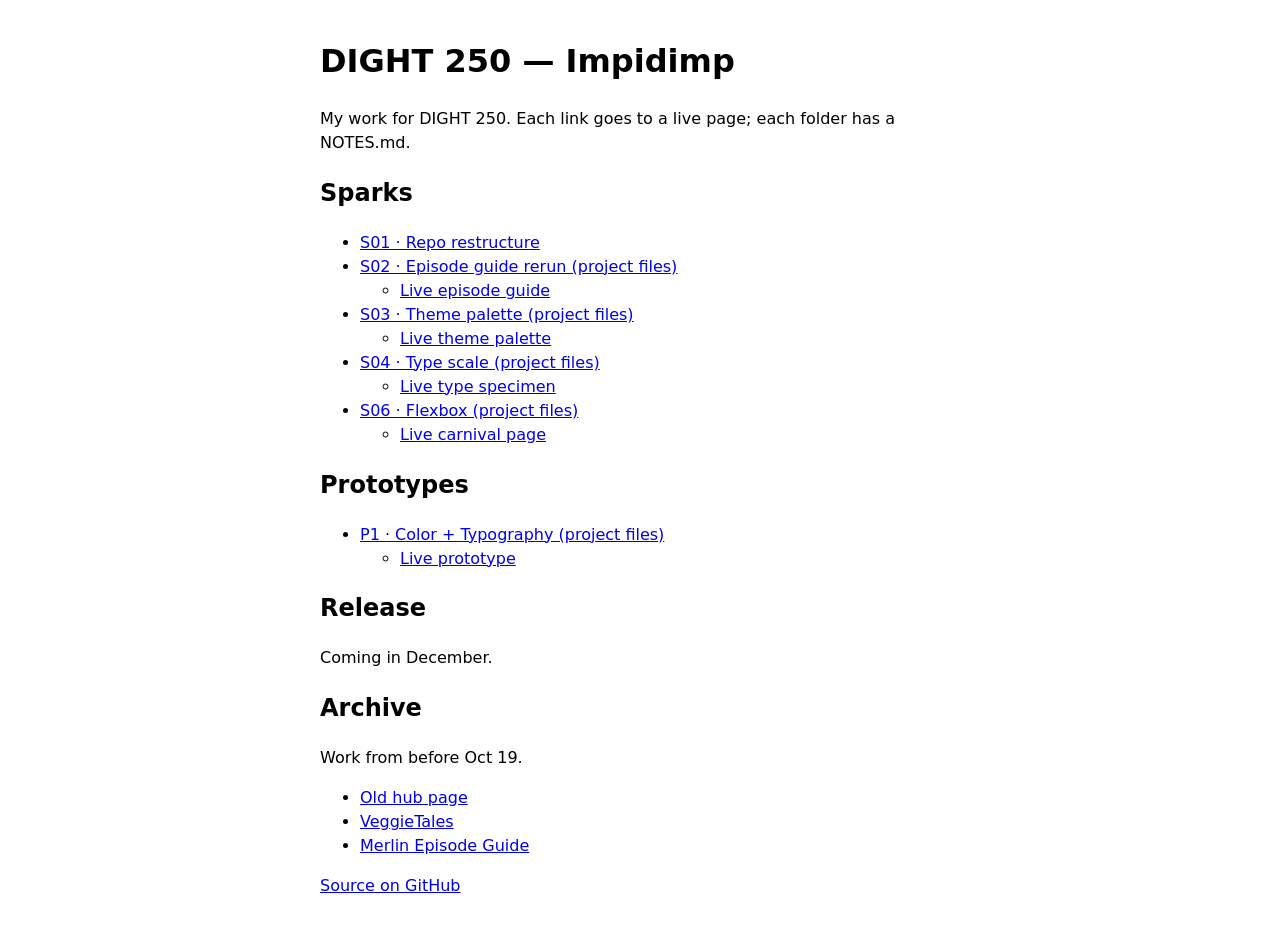
<file: index.html>
<!DOCTYPE html>
<html lang="en">
<head>
  <meta charset="utf-8">
  <meta name="viewport" content="width=device-width, initial-scale=1">
  <title>DIGHT 250 — Impidimp</title>
  <style>
    :root {
      color-scheme: light dark;
      font-family: system-ui, sans-serif;
      line-height: 1.5;
    }
    body {
      max-width: 40rem;
      margin: 0 auto;
      padding: 1rem;
    }
  </style>
</head>
<body>
  <header>
    <h1>DIGHT 250 — Impidimp</h1>
    <p>My work for DIGHT 250. Each link goes to a live page; each folder has a NOTES.md.</p>
  </header>

  <main>
    <section aria-labelledby="sparks">
      <h2 id="sparks">Sparks</h2>
      <ul>
        <li><a href="https://github.com/brennanguy/brennanguy.github.io/tree/main/sparks/s01-repo-restructure">S01 · Repo restructure</a></li>
        <li>
          <a href="https://github.com/brennanguy/brennanguy.github.io/tree/main/sparks/s02-episode-guide-rerun">S02 · Episode guide rerun (project files)</a>
          <ul>
            <li><a href="sparks/s02-episode-guide-rerun/">Live episode guide</a></li>
          </ul>
        </li>
        <li>
          <a href="https://github.com/brennanguy/brennanguy.github.io/tree/main/sparks/s03-theme-palette">S03 · Theme palette (project files)</a>
          <ul>
            <li><a href="sparks/s03-theme-palette/">Live theme palette</a></li>
          </ul>
        </li>
        <li>
          <a href="https://github.com/brennanguy/brennanguy.github.io/tree/main/sparks/s04-type-scale">S04 · Type scale (project files)</a>
          <ul>
            <li><a href="sparks/s04-type-scale/">Live type specimen</a></li>
          </ul>
        </li>
        <li>
          <a href="https://github.com/brennanguy/brennanguy.github.io/tree/main/sparks/s06-flexbox">S06 · Flexbox (project files)</a>
          <ul>
            <li><a href="sparks/s06-flexbox/">Live carnival page</a></li>
          </ul>
        </li>
      </ul>
    </section>

    <section aria-labelledby="prototypes">
      <h2 id="prototypes">Prototypes</h2>
      <ul>
        <li>
          <a href="https://github.com/brennanguy/brennanguy.github.io/tree/main/prototypes/p01-color-typography">P1 · Color + Typography (project files)</a>
          <ul>
            <li><a href="prototypes/p01-color-typography/">Live prototype</a></li>
          </ul>
        </li>
      </ul>
    </section>

    <section aria-labelledby="release">
      <h2 id="release">Release</h2>
      <p>Coming in December.</p>
    </section>

    <section aria-labelledby="archive">
      <h2 id="archive">Archive</h2>
      <p>Work from before Oct 19.</p>
      <ul>
        <li><a href="archive/">Old hub page</a></li>
        <li><a href="archive/cartoon/">VeggieTales</a></li>
        <li><a href="archive/episode-guide/">Merlin Episode Guide</a></li>
      </ul>
    </section>
  </main>

  <footer>
    <p><a href="https://github.com/brennanguy/brennanguy.github.io">Source on GitHub</a></p>
  </footer>
</body>
</html>
</file>
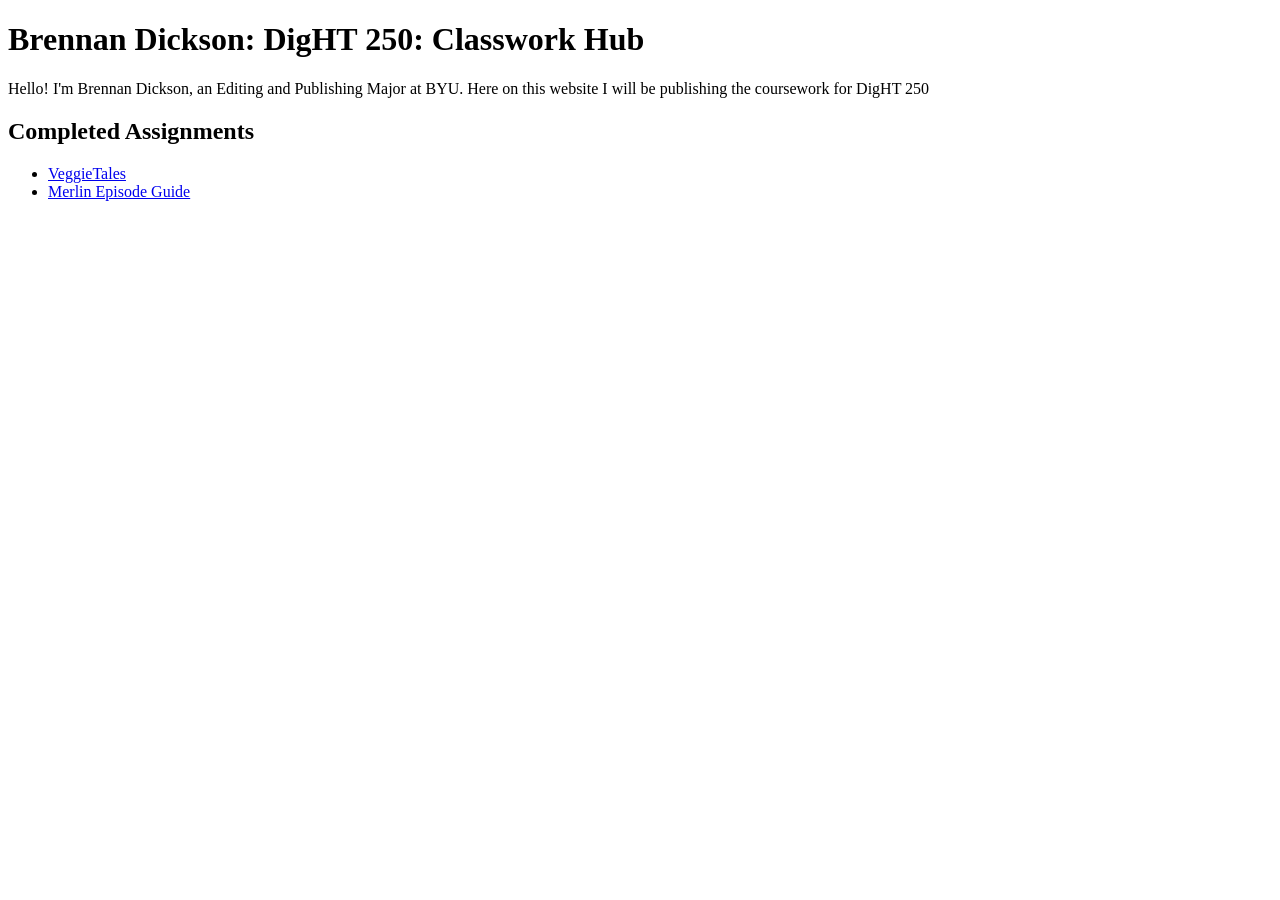
<file: archive/index.html>
<!DOCTYPE html>
<html lang="en">
    <head>
        <meta charset="UTF-8">
        <meta name="viewport" content="width=device-width, initial-scale=1.0">

        <title>Brennan Dickson: DigHT 250: Classwork Hub</title>
    </head>

    <body>
        <h1>Brennan Dickson: DigHT 250: Classwork Hub</h1>
        <p>
            Hello! I'm Brennan Dickson, an Editing and Publishing Major at BYU. Here on this website I will be publishing the coursework for DigHT 250
        </p>
        <h2>Completed Assignments</h2>
        <ul>
            <li><a href="cartoon/index.html">VeggieTales</a></li>
            <li><a href="episode-guide/index.html">Merlin Episode Guide</a></li>
        </ul>
    </body>
</html>
</file>
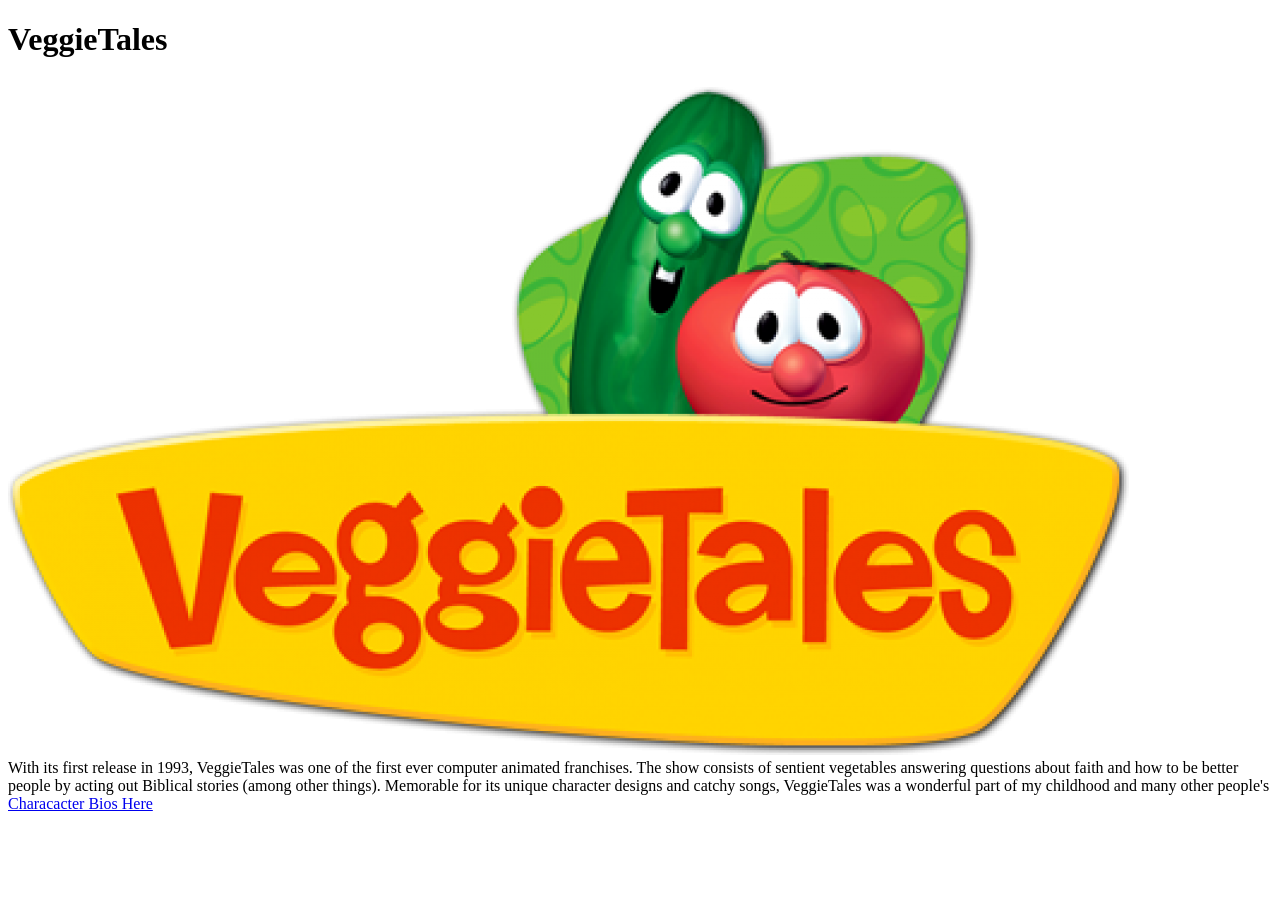
<file: cartoon/index.html>
<!DOCTYPE html>
<html lang="en">
<head>
    <meta charset="UTF-8">
    <meta name="viewport" content="width=device-width, initial-scale=1.0">
    <title>Veggietales</title>
</head>
<body>
    <h1>VeggieTales</h1>
    <p>
        <img src="images/programme-cover-1492518467.png"
            alt="The VeggieTales logo, featuring Bob the Tomato and Larry the Cucumber"
            width="1200" height="675"> <br>

        With its first release in 1993, VeggieTales was one of the first ever computer animated franchises. The show consists of sentient vegetables answering questions about faith and how to be better people by acting out Biblical stories (among other things). Memorable for its unique character designs and catchy songs, VeggieTales was a wonderful part of my childhood and many other people's <br>
        <a href="characters.html"> Characacter Bios Here</a>
    </p>
</body>
</html>
</file>
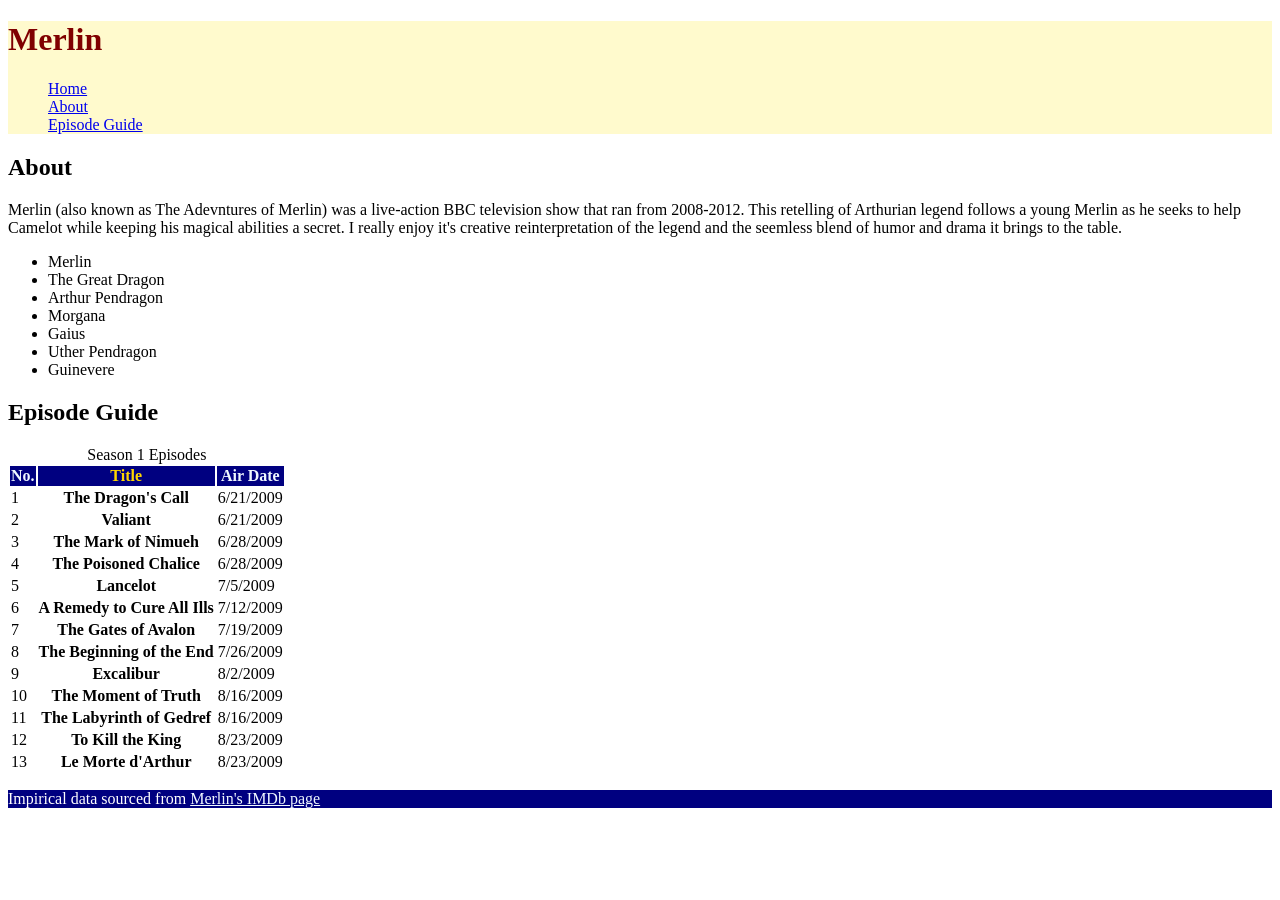
<file: episode-guide/index.html>
<!DOCTYPE html>
<html lang="en">
<head>
    <meta charset="UTF-8">
    <meta name="viewport" content="width=device-width, initial-scale=1.0">
    <title>Merlin</title>
    <link rel="stylesheet" href="styles.css">
</head>
<body>
    <header>
        <h1>Merlin</h1>
        <nav>
            <ul>
                <li><a href="../index.html">Home</a> </li>
                <li><a href="#about">About</a> </li>
                <li><a href="#episodes">Episode Guide</a> </li>
            </ul>
        </nav>
    </header>
    <main>
        <section id="about">
            <h2>About</h2>
            <p>
                Merlin (also known as The Adevntures of Merlin) was a live-action BBC television show that ran from 2008-2012. This retelling of Arthurian legend follows a young Merlin as he seeks to help Camelot while keeping his magical abilities a secret. I really enjoy it's creative reinterpretation of the legend and the seemless blend of humor and drama it brings to the table.
            </p>
            <ul>
                <li>Merlin</li>
                <li>The Great Dragon</li>
                <li>Arthur Pendragon</li>
                <li>Morgana</li>
                <li>Gaius</li>
                <li>Uther Pendragon</li>
                <li>Guinevere</li>
            </ul>
        </section>
        <section id="episodes">
            <h2>Episode Guide</h2>
            <table>
                <caption>Season 1 Episodes</caption>
                <thead>
                    <tr>
                        <th scope="col">No.</th>
                        <th scope="col" class="title">Title</th>
                        <th scope="col">Air Date</th>
                    </tr>
                </thead>
                <tbody>
                    <tr>
                        <td>1</td>
                        <th scope="row">The Dragon's Call</th>
                        <td>6/21/2009</td>
                    </tr>
                    <tr>
                        <td>2</td>
                        <th scope="row">Valiant</th>
                        <td>6/21/2009</td>
                    </tr>
                    <tr>
                        <td>3</td>
                        <th scope="row">The Mark of Nimueh</th>
                        <td>6/28/2009</td>
                    </tr>
                    <tr>
                        <td>4</td>
                        <th scope="row">The Poisoned Chalice</th>
                        <td>6/28/2009</td>
                    </tr>
                    <tr>
                        <td>5</td>
                        <th scope="row">Lancelot</th>
                        <td>7/5/2009</td>
                    </tr>
                    <tr>
                        <td>6</td>
                        <th scope="row">A Remedy to Cure All Ills</th>
                        <td>7/12/2009</td>
                    </tr>
                    <tr>
                        <td>7</td>
                        <th scope="row">The Gates of Avalon</th>
                        <td>7/19/2009</td>
                    </tr>
                    <tr>
                        <td>8</td>
                        <th scope="row">The Beginning of the End</th>
                        <td>7/26/2009</td>
                    </tr>
                    <tr>
                        <td>9</td>
                        <th scope="row">Excalibur</th>
                        <td>8/2/2009</td>
                    </tr>
                    <tr>
                        <td>10</td>
                        <th scope="row">The Moment of Truth</th>
                        <td>8/16/2009</td>
                    </tr>
                    <tr>
                        <td>11</td>
                        <th scope="row">The Labyrinth of Gedref</th>
                        <td>8/16/2009</td>
                    </tr>
                    <tr>
                        <td>12</td>
                        <th scope="row">To Kill the King</th>
                        <td>8/23/2009</td>
                    </tr>
                    <tr>
                        <td>13</td>
                        <th scope="row">Le Morte d'Arthur</th>
                        <td>8/23/2009</td>
                    </tr>
                </tbody>
            </table>
        </section>
    </main>
    <footer>
        <p>
            Impirical data sourced from <a href="https://www.imdb.com/title/tt1199099/">Merlin's IMDb page</a> 
        </p>
    </footer>
</body>
</html>
</file>
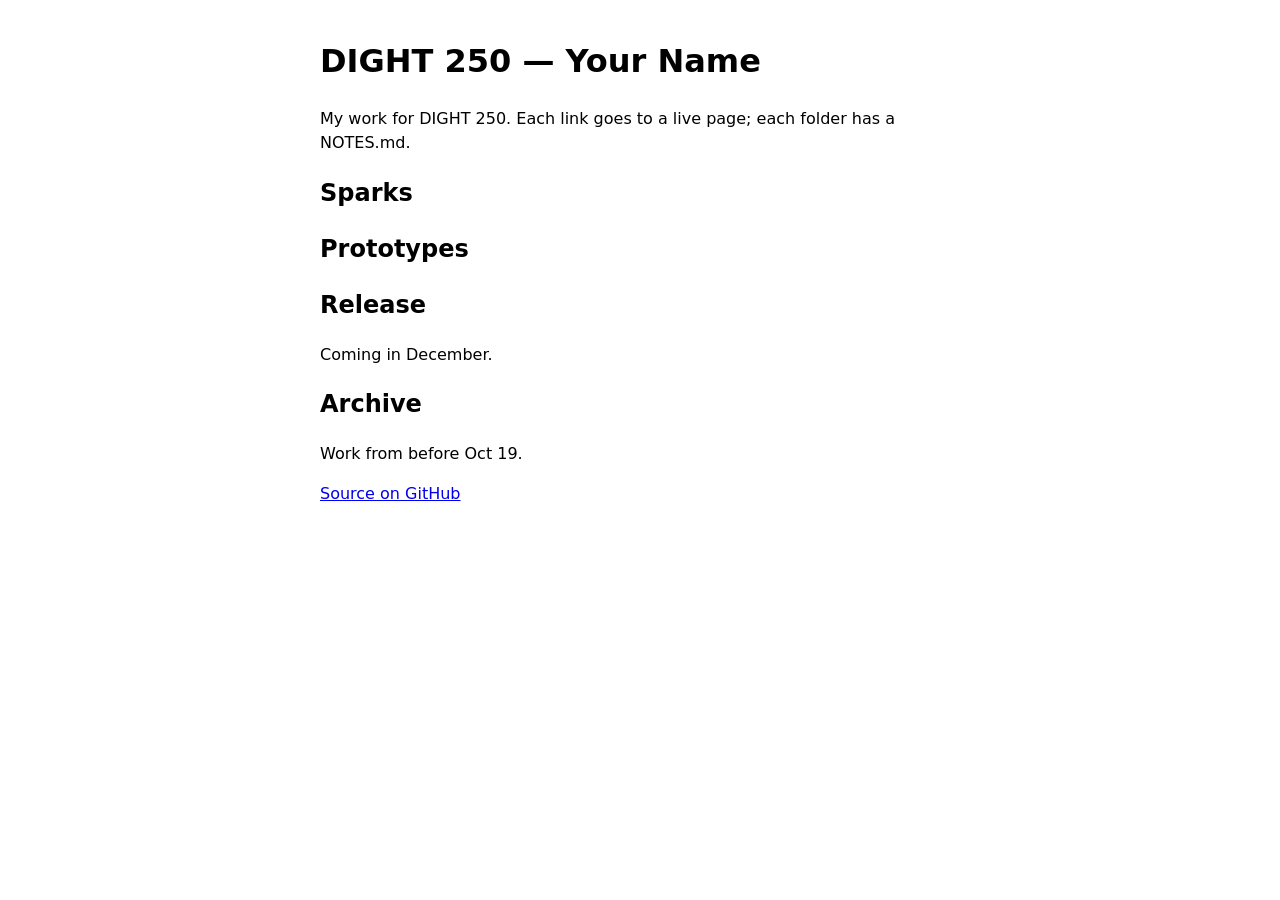
<file: starter/index.html>
<!DOCTYPE html>
<html lang="en">
<head>
  <meta charset="utf-8">
  <meta name="viewport" content="width=device-width, initial-scale=1">
  <title>DIGHT 250 — Your Name</title>
  <style>
    :root {
      color-scheme: light dark;
      font-family: system-ui, sans-serif;
      line-height: 1.5;
    }
    body {
      max-width: 40rem;
      margin: 0 auto;
      padding: 1rem;
    }
  </style>
</head>
<body>
  <header>
    <h1>DIGHT 250 — Your Name</h1>
    <p>My work for DIGHT 250. Each link goes to a live page; each folder has a NOTES.md.</p>
  </header>

  <main>
    <section aria-labelledby="sparks">
      <h2 id="sparks">Sparks</h2>
      <ul>
        <!-- <li><a href="https://github.com/your-username/your-repo/tree/main/sparks/s01-repo-restructure">S01 · Repo restructure</a> (no page; links to its NOTES on GitHub)</li> -->
      </ul>
    </section>

    <section aria-labelledby="prototypes">
      <h2 id="prototypes">Prototypes</h2>
      <ul>
        <!-- <li><a href="prototypes/p01-color-typography/">P1 · Color + Typography</a></li> -->
      </ul>
    </section>

    <section aria-labelledby="release">
      <h2 id="release">Release</h2>
      <p>Coming in December.</p>
    </section>

    <section aria-labelledby="archive">
      <h2 id="archive">Archive</h2>
      <p>Work from before Oct 19.</p>
      <ul>
        <!-- <li><a href="archive/">Old hub page</a></li> -->
      </ul>
    </section>
  </main>

  <footer>
    <p><a href="https://github.com/your-username/your-repo">Source on GitHub</a></p>
  </footer>
</body>
</html>
</file>
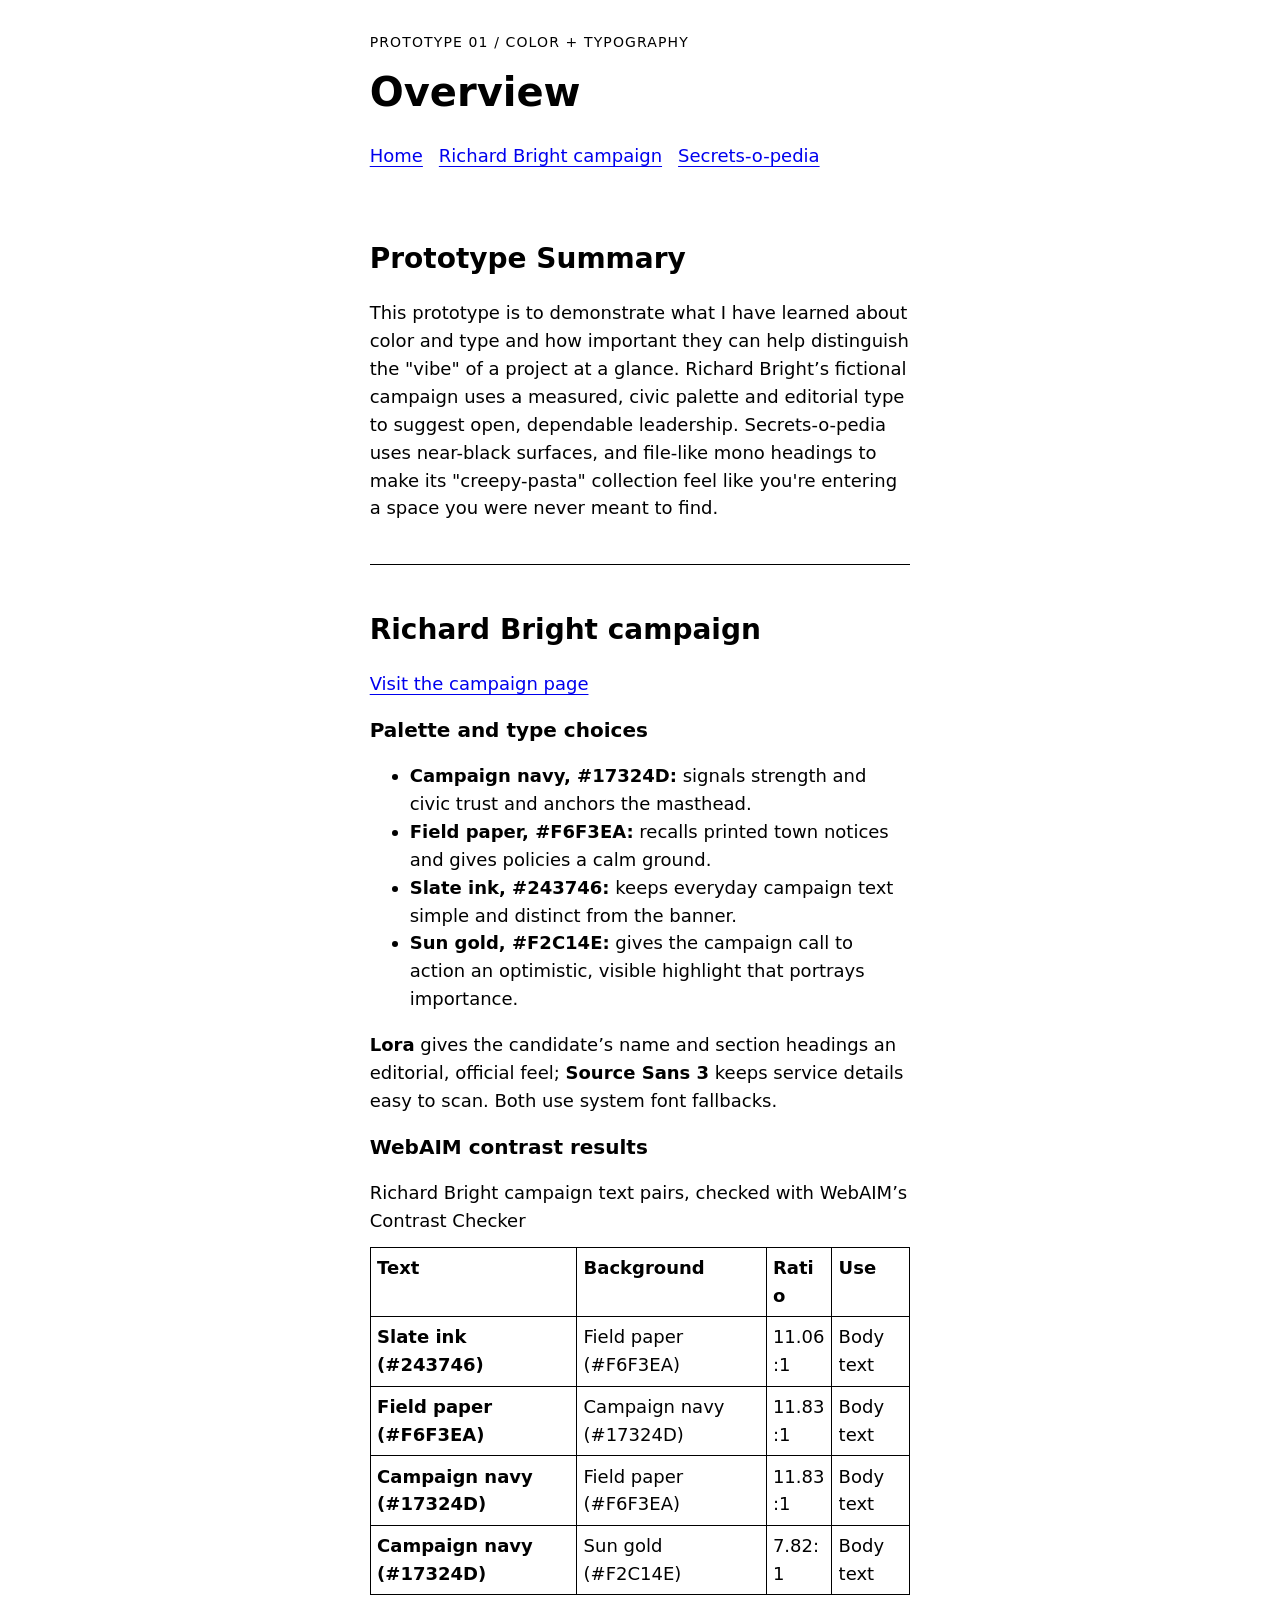
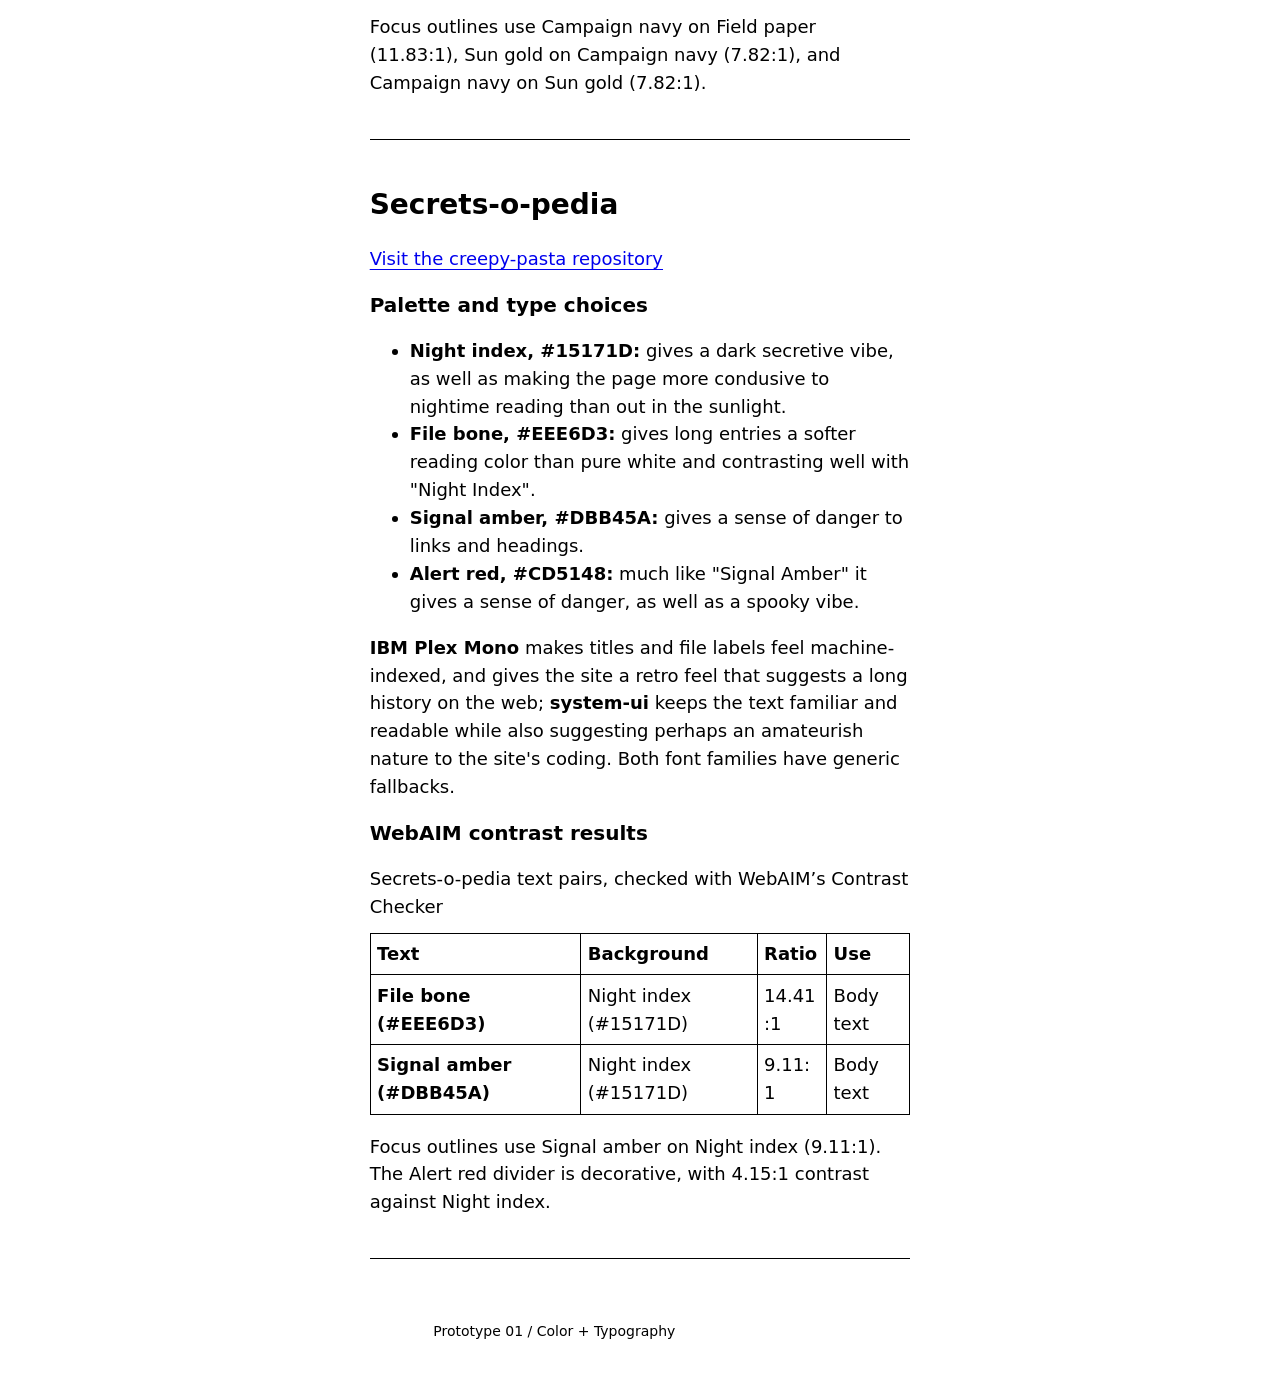
<file: prototypes/p01-color-typography/index.html>
<!DOCTYPE html>
<html lang="en">
<head>
  <meta charset="utf-8">
  <meta name="viewport" content="width=device-width, initial-scale=1">
  <title>P1 | Color + Typography</title>
  <link rel="stylesheet" href="styles.css">
</head>
<body>
  <header>
    <p class="eyebrow">Prototype 01 / Color + Typography</p>
    <h1>Overview</h1>
    <nav aria-label="Main">
      <ul>
        <li><a href="../../index.html">Home</a></li>
        <li><a href="richard-bright.html">Richard Bright campaign</a></li>
        <li><a href="secrets-o-pedia.html">Secrets-o-pedia</a></li>
      </ul>
    </nav>
  </header>

  <main>
    <section aria-labelledby="intro-heading">
      <h2 id="intro-heading">Prototype Summary</h2>
      <p>
        This prototype is to demonstrate what I have learned about color and type and how important they can help distinguish the "vibe" of a project at a glance. Richard Bright’s fictional campaign uses a measured, civic palette and editorial type to suggest open, dependable leadership. Secrets-o-pedia uses near-black surfaces, and file-like mono headings to make its "creepy-pasta" collection feel like you're entering a space you were never meant to find.
      </p>
    </section>

    <section aria-labelledby="bright-heading">
      <h2 id="bright-heading">Richard Bright campaign</h2>
      <p><a href="richard-bright.html">Visit the campaign page</a></p>
      <h3>Palette and type choices</h3>
      <ul>
        <li><strong>Campaign navy, #17324D:</strong> signals strength and civic trust and anchors the masthead.</li>
        <li><strong>Field paper, #F6F3EA:</strong> recalls printed town notices and gives policies a calm ground.</li>
        <li><strong>Slate ink, #243746:</strong> keeps everyday campaign text simple and distinct from the banner.</li>
        <li><strong>Sun gold, #F2C14E:</strong> gives the campaign call to action an optimistic, visible highlight that portrays importance.</li>
      </ul>
      <p><strong>Lora</strong> gives the candidate’s name and section headings an editorial, official feel; <strong>Source Sans 3</strong> keeps service details easy to scan. Both use system font fallbacks.</p>
      <h3>WebAIM contrast results</h3>
      <table>
        <caption>Richard Bright campaign text pairs, checked with WebAIM’s Contrast Checker</caption>
        <thead>
          <tr>
            <th scope="col">Text</th>
            <th scope="col">Background</th>
            <th scope="col">Ratio</th>
            <th scope="col">Use</th>
          </tr>
        </thead>
        <tbody>
          <tr>
            <th scope="row">Slate ink (#243746)</th>
            <td>Field paper (#F6F3EA)</td>
            <td>11.06:1</td>
            <td>Body text</td>
          </tr>
          <tr>
            <th scope="row">Field paper (#F6F3EA)</th>
            <td>Campaign navy (#17324D)</td>
            <td>11.83:1</td>
            <td>Body text</td>
          </tr>
          <tr>
            <th scope="row">Campaign navy (#17324D)</th>
            <td>Field paper (#F6F3EA)</td>
            <td>11.83:1</td>
            <td>Body text</td>
          </tr>
          <tr>
            <th scope="row">Campaign navy (#17324D)</th>
            <td>Sun gold (#F2C14E)</td>
            <td>7.82:1</td>
            <td>Body text</td>
          </tr>
        </tbody>
      </table>
      <p>Focus outlines use Campaign navy on Field paper (11.83:1), Sun gold on Campaign navy (7.82:1), and Campaign navy on Sun gold (7.82:1).</p>
    </section>

    <section aria-labelledby="archive-heading">
      <h2 id="archive-heading">Secrets-o-pedia</h2>
      <p><a href="secrets-o-pedia.html">Visit the creepy-pasta repository</a></p>
      <h3>Palette and type choices</h3>
      <ul>
        <li><strong>Night index, #15171D:</strong> gives a dark secretive vibe, as well as making the page more condusive to nightime reading than out in the sunlight.</li>
        <li><strong>File bone, #EEE6D3:</strong> gives long entries a softer reading color than pure white and contrasting well with "Night Index".</li>
        <li><strong>Signal amber, #DBB45A:</strong> gives a sense of danger to links and headings.</li>
        <li><strong>Alert red, #CD5148:</strong> much like "Signal Amber" it gives a sense of danger, as well as a spooky vibe.</li>
      </ul>
      <p><strong>IBM Plex Mono</strong> makes titles and file labels feel machine-indexed, and gives the site a retro feel that suggests a long history on the web; <strong>system-ui</strong> keeps the text familiar and readable while also suggesting perhaps an amateurish nature to the site's coding. Both font families have generic fallbacks.</p>
      <h3>WebAIM contrast results</h3>
      <table>
        <caption>Secrets-o-pedia text pairs, checked with WebAIM’s Contrast Checker</caption>
        <thead>
          <tr>
            <th scope="col">Text</th>
            <th scope="col">Background</th>
            <th scope="col">Ratio</th>
            <th scope="col">Use</th>
          </tr>
        </thead>
        <tbody>
          <tr>
            <th scope="row">File bone (#EEE6D3)</th>
            <td>Night index (#15171D)</td>
            <td>14.41:1</td>
            <td>Body text</td>
          </tr>
          <tr>
            <th scope="row">Signal amber (#DBB45A)</th>
            <td>Night index (#15171D)</td>
            <td>9.11:1</td>
            <td>Body text</td>
          </tr>
        </tbody>
      </table>
      <p>Focus outlines use Signal amber on Night index (9.11:1). The Alert red divider is decorative, with 4.15:1 contrast against Night index.</p>
    </section>
  </main>

  <footer>
    <p>Prototype 01 / Color + Typography</p>
  </footer>
</body>
</html>
</file>
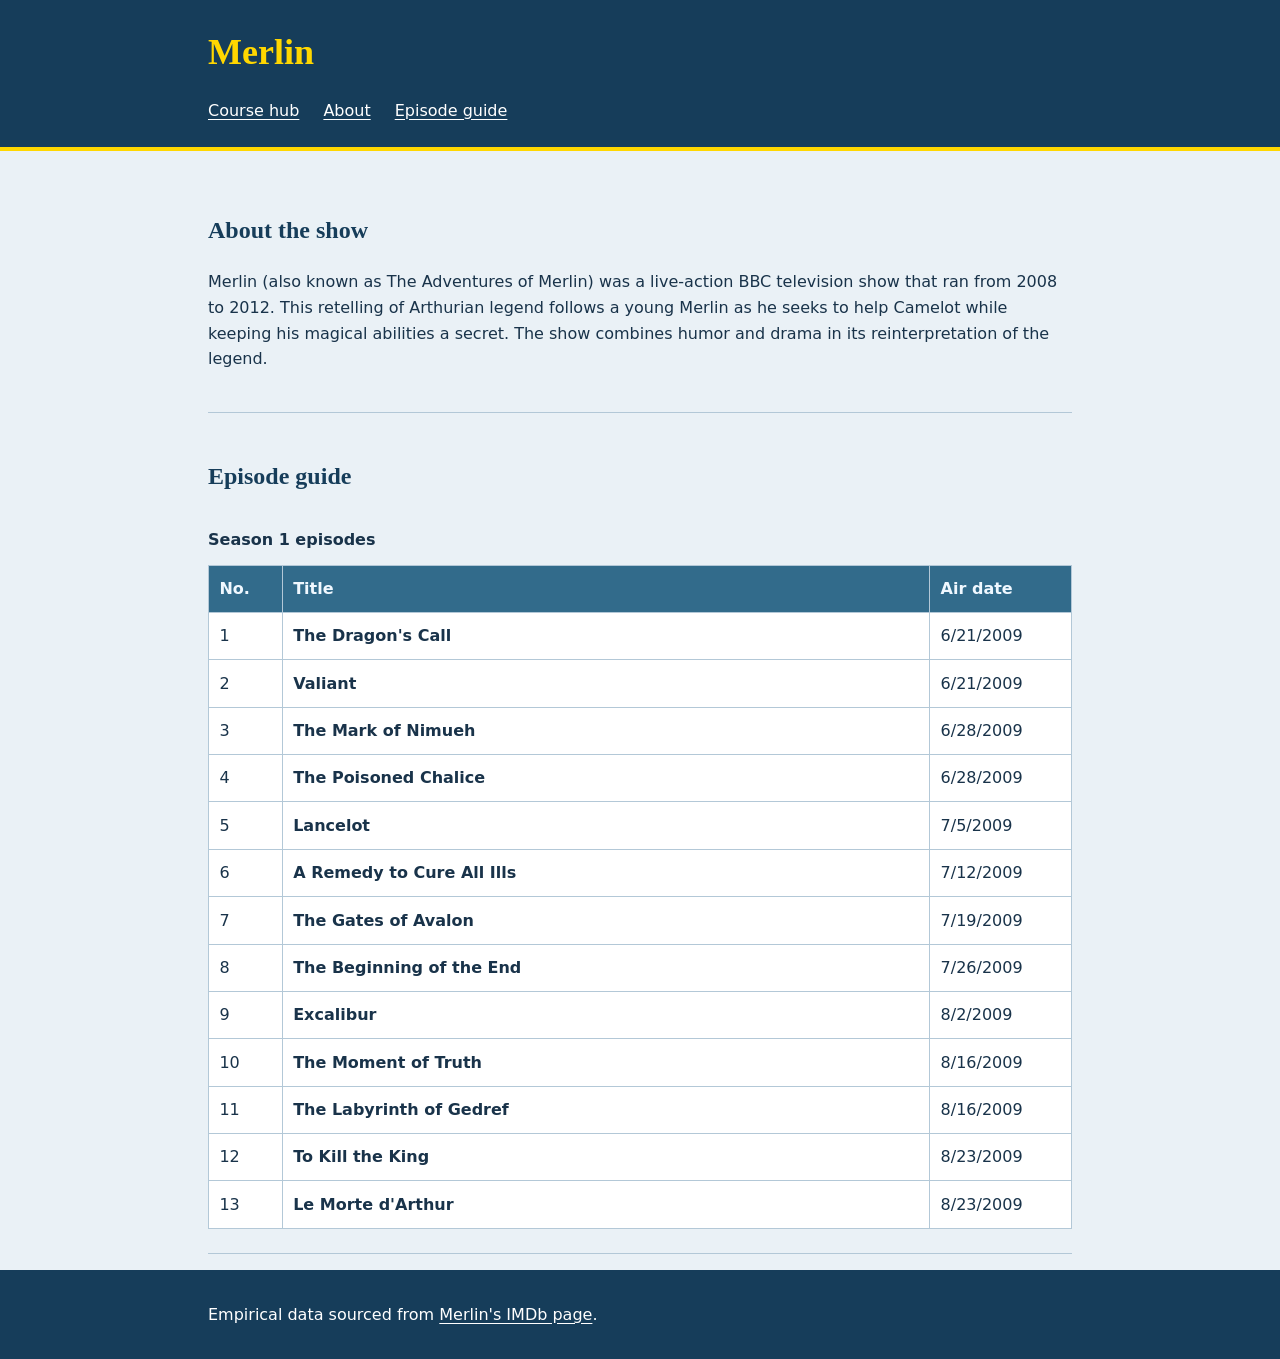
<file: sparks/s02-episode-guide-rerun/index.html>
<!DOCTYPE html>
<html lang="en">
<head>
  <meta charset="utf-8">
  <meta name="viewport" content="width=device-width, initial-scale=1">
  <title>Merlin Episode Guide</title>
  <link rel="stylesheet" href="styles.css">
</head>
<body>
  <header>
    <h1>Merlin</h1>
    <nav aria-label="Page">
      <ul>
        <li><a href="../../index.html">Course hub</a></li>
        <li><a href="#about">About</a></li>
        <li><a href="#episodes">Episode guide</a></li>
      </ul>
    </nav>
  </header>

  <main>
    <section id="about" aria-labelledby="about-heading">
      <h2 id="about-heading">About the show</h2>
      <p>
        Merlin (also known as The Adventures of Merlin) was a live-action BBC television show that ran from 2008 to 2012. This retelling of Arthurian legend follows a young Merlin as he seeks to help Camelot while keeping his magical abilities a secret. The show combines humor and drama in its reinterpretation of the legend.
      </p>
    </section>

    <section id="episodes" aria-labelledby="episodes-heading">
      <h2 id="episodes-heading">Episode guide</h2>
      <table>
        <caption>Season 1 episodes</caption>
        <thead>
          <tr>
            <th scope="col">No.</th>
            <th scope="col">Title</th>
            <th scope="col">Air date</th>
          </tr>
        </thead>
        <tbody>
          <tr>
            <td>1</td>
            <th scope="row">The Dragon's Call</th>
            <td>6/21/2009</td>
          </tr>
          <tr>
            <td>2</td>
            <th scope="row">Valiant</th>
            <td>6/21/2009</td>
          </tr>
          <tr>
            <td>3</td>
            <th scope="row">The Mark of Nimueh</th>
            <td>6/28/2009</td>
          </tr>
          <tr>
            <td>4</td>
            <th scope="row">The Poisoned Chalice</th>
            <td>6/28/2009</td>
          </tr>
          <tr>
            <td>5</td>
            <th scope="row">Lancelot</th>
            <td>7/5/2009</td>
          </tr>
          <tr>
            <td>6</td>
            <th scope="row">A Remedy to Cure All Ills</th>
            <td>7/12/2009</td>
          </tr>
          <tr>
            <td>7</td>
            <th scope="row">The Gates of Avalon</th>
            <td>7/19/2009</td>
          </tr>
          <tr>
            <td>8</td>
            <th scope="row">The Beginning of the End</th>
            <td>7/26/2009</td>
          </tr>
          <tr>
            <td>9</td>
            <th scope="row">Excalibur</th>
            <td>8/2/2009</td>
          </tr>
          <tr>
            <td>10</td>
            <th scope="row">The Moment of Truth</th>
            <td>8/16/2009</td>
          </tr>
          <tr>
            <td>11</td>
            <th scope="row">The Labyrinth of Gedref</th>
            <td>8/16/2009</td>
          </tr>
          <tr>
            <td>12</td>
            <th scope="row">To Kill the King</th>
            <td>8/23/2009</td>
          </tr>
          <tr>
            <td>13</td>
            <th scope="row">Le Morte d'Arthur</th>
            <td>8/23/2009</td>
          </tr>
        </tbody>
      </table>
    </section>
  </main>

  <footer>
    <p>Empirical data sourced from <a href="https://www.imdb.com/title/tt1199099/">Merlin's IMDb page</a>.</p>
  </footer>
</body>
</html>
</file>
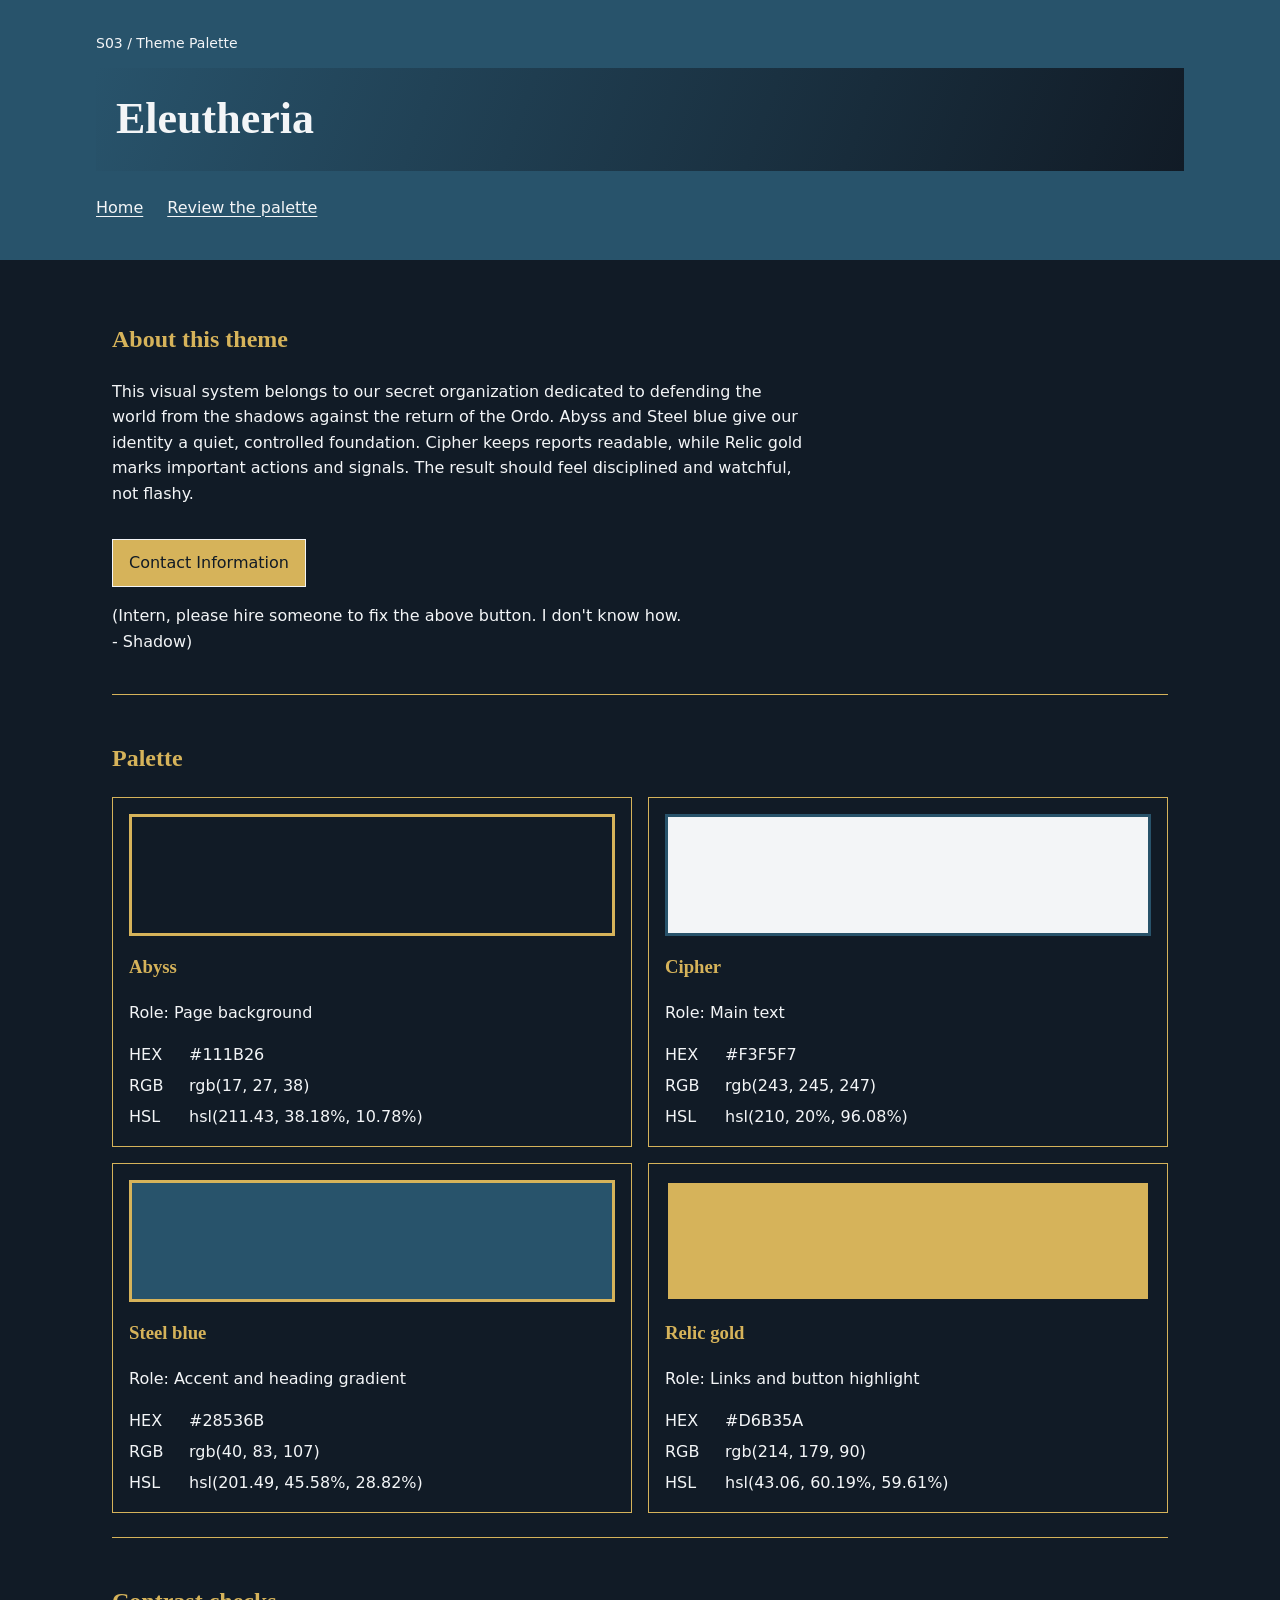
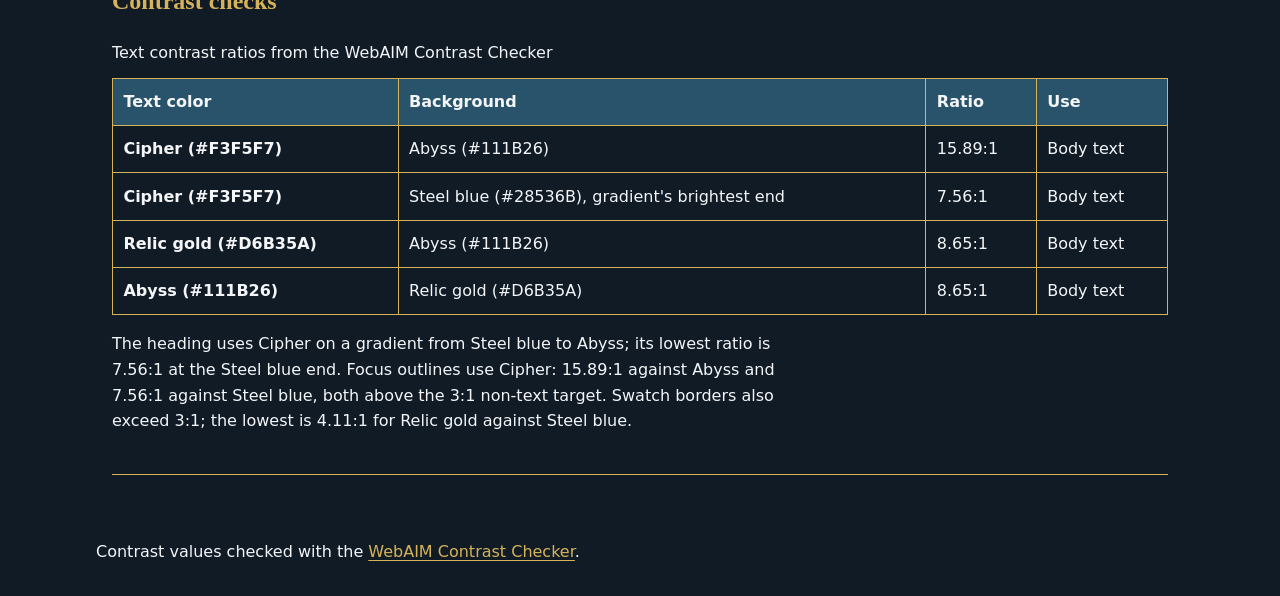
<file: sparks/s03-theme-palette/index.html>
<!DOCTYPE html>
<html lang="en">
<head>
  <meta charset="utf-8">
  <meta name="viewport" content="width=device-width, initial-scale=1">
  <title>S03 | Theme palette</title>
  <link rel="stylesheet" href="styles.css">
</head>
<body>
  <header class="hero">
    <p class="eyebrow">S03 / Theme Palette</p>
    <h1>Eleutheria</h1>
    <nav aria-label="Main">
      <ul class="primary-nav">
        <li><a href="../../index.html">Home</a></li>
        <li><a href="#palette">Review the palette</a></li>
      </ul>
    </nav>
  </header>

  <main>
    <section class="theme-intro" aria-labelledby="about-heading">
      <h2 id="about-heading">About this theme</h2>
      <p>
        This visual system belongs to our secret organization dedicated to defending the world from the shadows against the return of the Ordo. Abyss and Steel blue give our identity a quiet, controlled foundation. Cipher keeps reports readable, while Relic gold marks important actions and signals. The result should feel disciplined and watchful, not flashy.
      </p>
      <button type="button">Contact Information</button>
      <p>(Intern, please hire someone to fix the above button. I don't know how. <br> - Shadow)</p>
    </section>

    <section id="palette" aria-labelledby="palette-heading">
      <h2 id="palette-heading">Palette</h2>
      <ul class="palette-grid">
        <li>
          <article class="palette-card" aria-labelledby="abyss-heading">
            <span class="swatch swatch-background" aria-hidden="true"></span>
            <h3 id="abyss-heading">Abyss</h3>
            <p>Role: Page background</p>
            <dl class="color-values">
              <dt>HEX</dt><dd>#111B26</dd>
              <dt>RGB</dt><dd>rgb(17, 27, 38)</dd>
              <dt>HSL</dt><dd>hsl(211.43, 38.18%, 10.78%)</dd>
            </dl>
          </article>
        </li>
        <li>
          <article class="palette-card" aria-labelledby="cipher-heading">
            <span class="swatch swatch-text" aria-hidden="true"></span>
            <h3 id="cipher-heading">Cipher</h3>
            <p>Role: Main text</p>
            <dl class="color-values">
              <dt>HEX</dt><dd>#F3F5F7</dd>
              <dt>RGB</dt><dd>rgb(243, 245, 247)</dd>
              <dt>HSL</dt><dd>hsl(210, 20%, 96.08%)</dd>
            </dl>
          </article>
        </li>
        <li>
          <article class="palette-card" aria-labelledby="steel-heading">
            <span class="swatch swatch-accent" aria-hidden="true"></span>
            <h3 id="steel-heading">Steel blue</h3>
            <p>Role: Accent and heading gradient</p>
            <dl class="color-values">
              <dt>HEX</dt><dd>#28536B</dd>
              <dt>RGB</dt><dd>rgb(40, 83, 107)</dd>
              <dt>HSL</dt><dd>hsl(201.49, 45.58%, 28.82%)</dd>
            </dl>
          </article>
        </li>
        <li>
          <article class="palette-card" aria-labelledby="relic-heading">
            <span class="swatch swatch-highlight" aria-hidden="true"></span>
            <h3 id="relic-heading">Relic gold</h3>
            <p>Role: Links and button highlight</p>
            <dl class="color-values">
              <dt>HEX</dt><dd>#D6B35A</dd>
              <dt>RGB</dt><dd>rgb(214, 179, 90)</dd>
              <dt>HSL</dt><dd>hsl(43.06, 60.19%, 59.61%)</dd>
            </dl>
          </article>
        </li>
      </ul>
    </section>

    <section aria-labelledby="contrast-heading">
      <h2 id="contrast-heading">Contrast checks</h2>
      <table class="contrast-table">
        <caption>Text contrast ratios from the WebAIM Contrast Checker</caption>
        <thead>
          <tr>
            <th scope="col">Text color</th>
            <th scope="col">Background</th>
            <th scope="col">Ratio</th>
            <th scope="col">Use</th>
          </tr>
        </thead>
        <tbody>
          <tr>
            <th scope="row">Cipher (#F3F5F7)</th>
            <td>Abyss (#111B26)</td>
            <td>15.89:1</td>
            <td>Body text</td>
          </tr>
          <tr>
            <th scope="row">Cipher (#F3F5F7)</th>
            <td>Steel blue (#28536B), gradient's brightest end</td>
            <td>7.56:1</td>
            <td>Body text</td>
          </tr>
          <tr>
            <th scope="row">Relic gold (#D6B35A)</th>
            <td>Abyss (#111B26)</td>
            <td>8.65:1</td>
            <td>Body text</td>
          </tr>
          <tr>
            <th scope="row">Abyss (#111B26)</th>
            <td>Relic gold (#D6B35A)</td>
            <td>8.65:1</td>
            <td>Body text</td>
          </tr>
        </tbody>
      </table>
      <p class="contrast-note">
        The heading uses Cipher on a gradient from Steel blue to Abyss; its lowest ratio is 7.56:1 at the Steel blue end. Focus outlines use Cipher: 15.89:1 against Abyss and 7.56:1 against Steel blue, both above the 3:1 non-text target. Swatch borders also exceed 3:1; the lowest is 4.11:1 for Relic gold against Steel blue.
      </p>
    </section>
  </main>

  <footer>
    <p>Contrast values checked with the <a href="https://webaim.org/resources/contrastchecker/">WebAIM Contrast Checker</a>.</p>
  </footer>
</body>
</html>
</file>
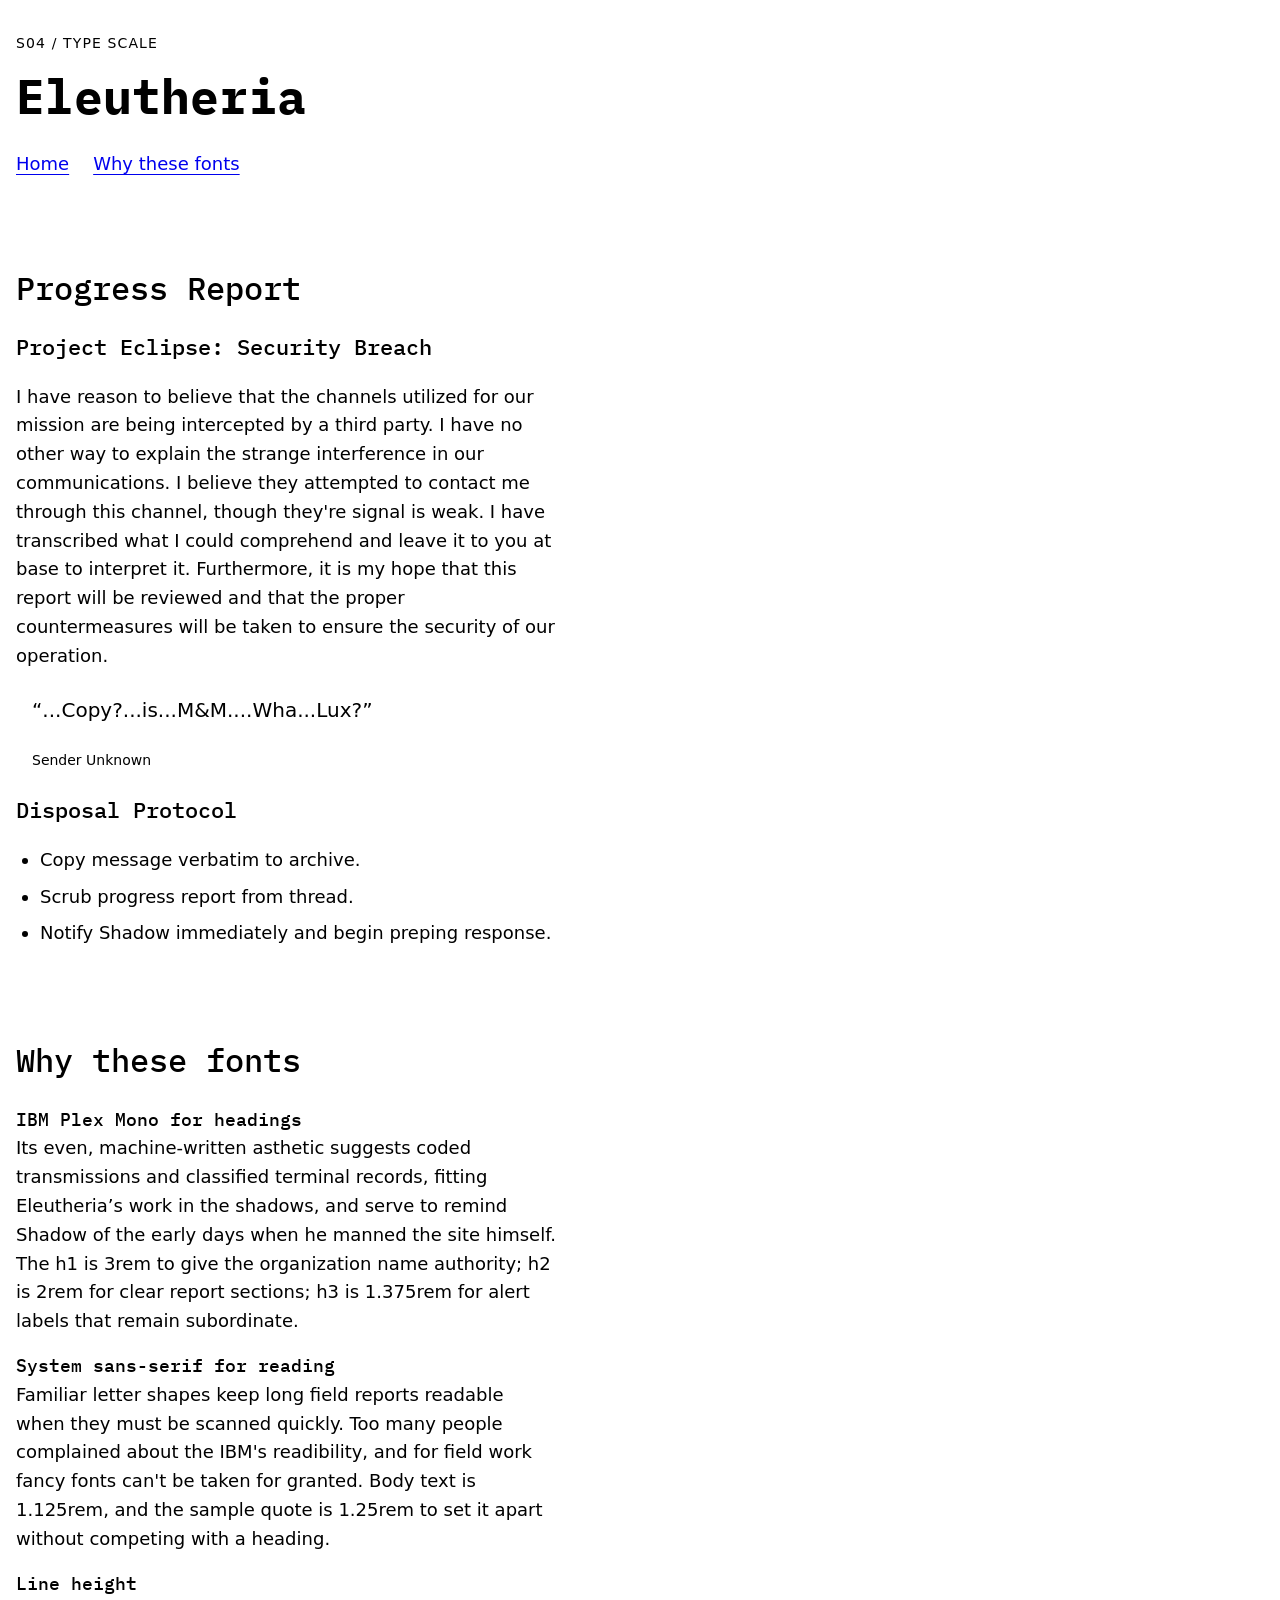
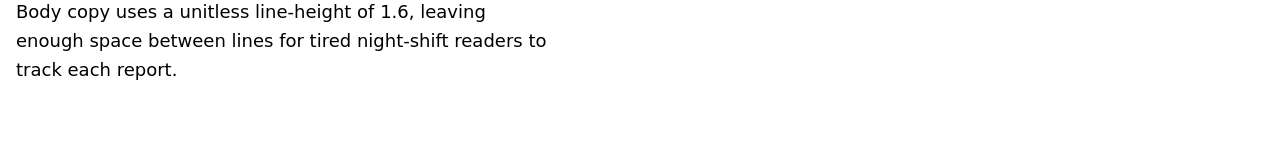
<file: sparks/s04-type-scale/index.html>
<!DOCTYPE html>
<html lang="en">
<head>
  <meta charset="utf-8">
  <meta name="viewport" content="width=device-width, initial-scale=1">
  <title>S04 | Type Scale</title>
  <link rel="preconnect" href="https://fonts.googleapis.com">
  <link rel="preconnect" href="https://fonts.gstatic.com" crossorigin>
  <link href="https://fonts.googleapis.com/css2?family=IBM+Plex+Mono:wght@500;700&display=swap" rel="stylesheet">
  <link rel="stylesheet" href="styles.css">
</head>
<body>
  <header class="hero">
    <p class="eyebrow">S04 / Type Scale</p>
    <h1>Eleutheria</h1>
    <nav aria-label="Main">
      <ul class="primary-nav">
        <li><a href="../../index.html">Home</a></li>
        <li><a href="#why-these-fonts">Why these fonts</a></li>
      </ul>
    </nav>
  </header>

  <main>
    <section class="specimen" aria-labelledby="specimen-heading">
      <h2 id="specimen-heading">Progress Report</h2>
      <h3>Project Eclipse: Security Breach</h3>
      <p>
        I have reason to believe that the channels utilized for our mission are being intercepted by a third party. I have no other way to explain the strange interference in our communications. I believe they attempted to contact me through this channel, though they're signal is weak. I have transcribed what I could comprehend and leave it to you at base to interpret it. Furthermore, it is my hope that this report will be reviewed and that the proper countermeasures will be taken to ensure the security of our operation.
      </p>
      <blockquote>
        <p>“...Copy?...is...M&M....Wha...Lux?”</p>
        <cite>Sender Unknown</cite>
      </blockquote>
      <h3>Disposal Protocol</h3>
      <ul>
        <li>Copy message verbatim to archive.</li>
        <li>Scrub progress report from thread.</li>
        <li>Notify Shadow immediately and begin preping response.</li>
      </ul>
    </section>

    <section class="font-rationale" id="why-these-fonts" aria-labelledby="why-heading">
      <h2 id="why-heading">Why these fonts</h2>
      <dl>
        <dt>IBM Plex Mono for headings</dt>
        <dd>
          Its even, machine-written asthetic suggests coded transmissions and classified terminal records, fitting Eleutheria’s work in the shadows, and serve to remind Shadow of the early days when he manned the site himself. The h1 is 3rem to give the organization name authority; h2 is 2rem for clear report sections; h3 is 1.375rem for alert labels that remain subordinate.
        </dd>
        <dt>System sans-serif for reading</dt>
        <dd>
          Familiar letter shapes keep long field reports readable when they must be scanned  quickly. Too many people complained about the IBM's readibility, and for field work fancy fonts can't be taken for granted. Body text is 1.125rem, and the sample quote is 1.25rem to set it apart without competing with a heading.
        </dd>
        <dt>Line height</dt>
        <dd>
          Body copy uses a unitless line-height of 1.6, leaving enough space between lines for tired night-shift readers to track each report.
        </dd>
      </dl>
    </section>
  </main>

  <footer>
    <p></p>
  </footer>
</body>
</html>
</file>
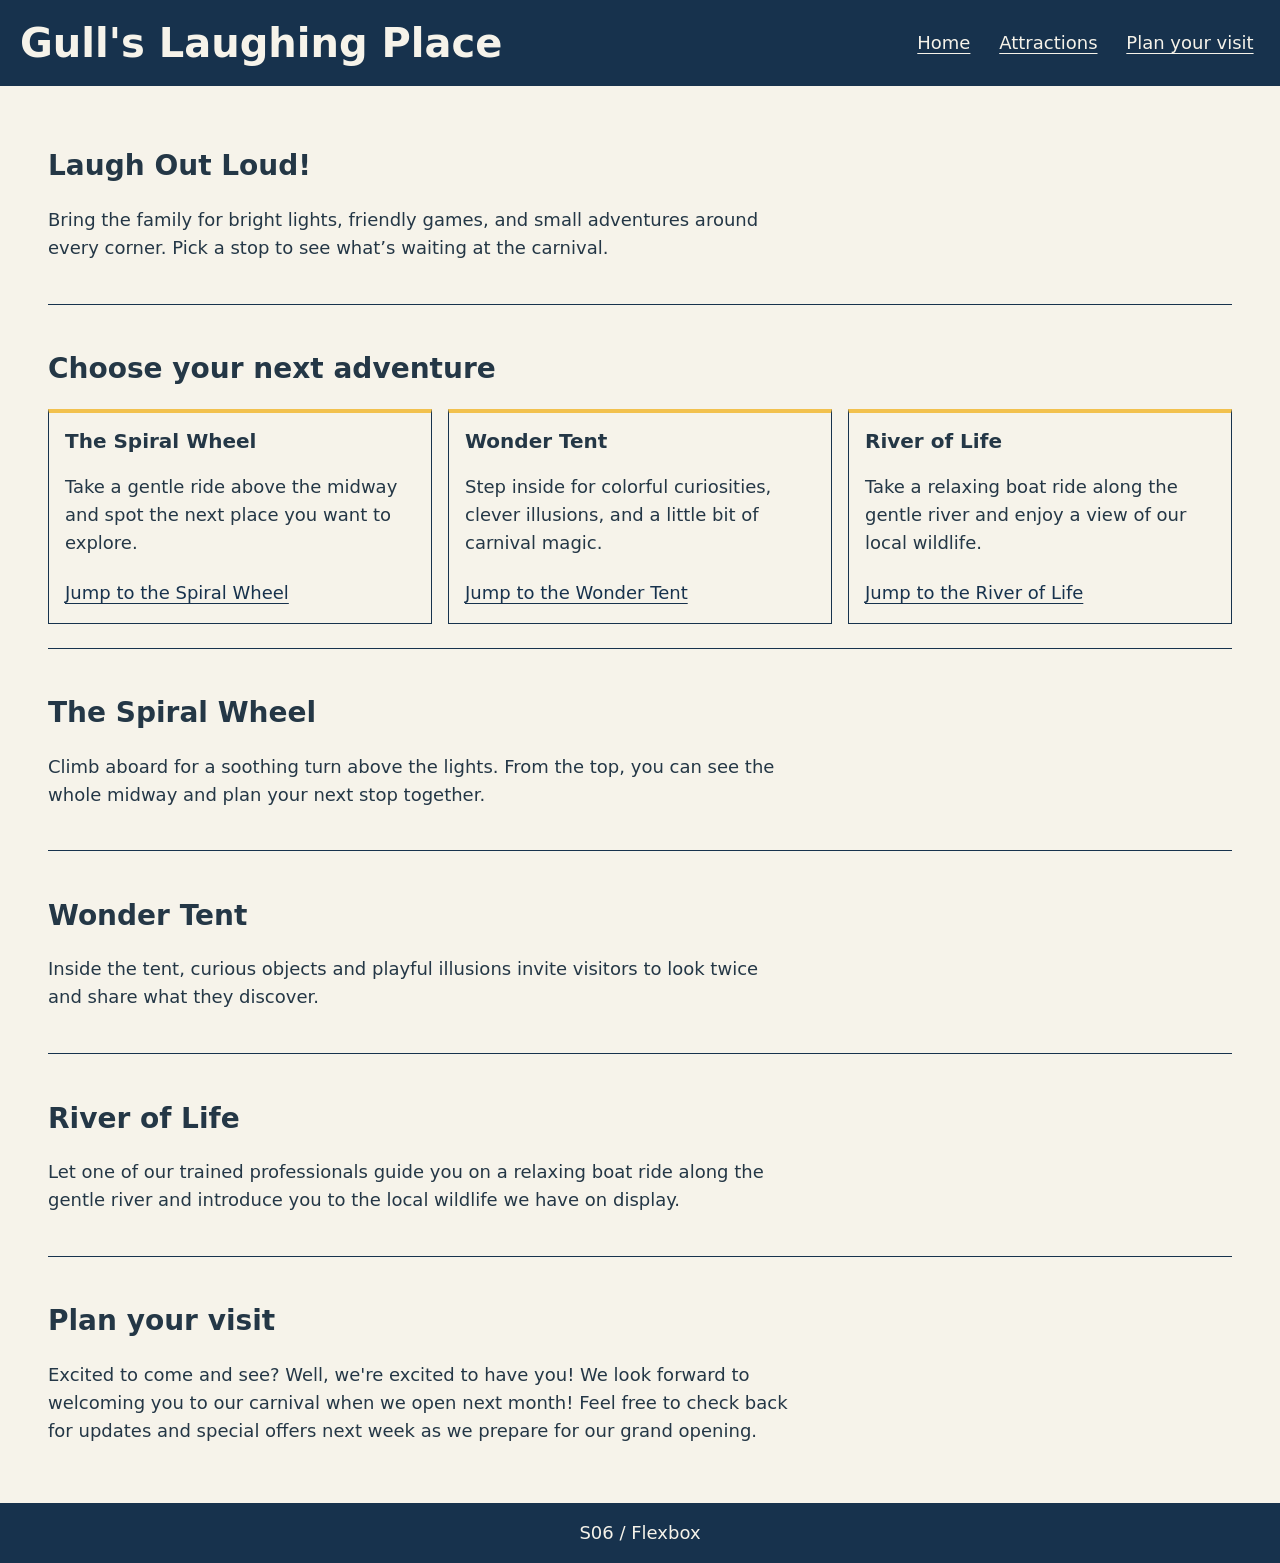
<file: sparks/s06-flexbox/index.html>
<!DOCTYPE html>
<html lang="en">
<head>
  <meta charset="utf-8">
  <meta name="viewport" content="width=device-width, initial-scale=1">
  <title>S06 | Flexbox</title>
  <link rel="stylesheet" href="styles.css">
</head>
<body>
  <header class="site-header">
    <h1>Gull's Laughing Place</h1>
    <nav class="main-nav" aria-label="Main">
      <ul class="main-nav">
        <li><a href="../../index.html">Home</a></li>
        <li><a href="#attractions">Attractions</a></li>
        <li><a href="#visit">Plan your visit</a></li>
      </ul>
    </nav>
  </header>

  <main>
    <section class="welcome" aria-labelledby="welcome-heading">
      <h2 id="welcome-heading">Laugh Out Loud!</h2>
      <p>Bring the family for bright lights, friendly games, and small adventures around every corner. Pick a stop to see what’s waiting at the carnival.</p>
    </section>

    <section id="attractions" aria-labelledby="attractions-heading">
      <h2 id="attractions-heading">Choose your next adventure</h2>
      <ul class="attraction-cards">
        <li>
          <article>
            <h3>The Spiral Wheel</h3>
            <p>Take a gentle ride above the midway and spot the next place you want to explore.</p>
            <a href="#spiral-wheel">Jump to the Spiral Wheel</a>
          </article>
        </li>
        <li>
          <article>
            <h3>Wonder Tent</h3>
            <p>Step inside for colorful curiosities, clever illusions, and a little bit of carnival magic.</p>
            <a href="#wonder-tent">Jump to the Wonder Tent</a>
          </article>
        </li>
        <li>
          <article>
            <h3>River of Life</h3>
            <p>Take a relaxing boat ride along the gentle river and enjoy a view of our local wildlife.</p>
            <a href="#river-of-life">Jump to the River of Life</a>
          </article>
        </li>
      </ul>
    </section>

    <section id="spiral-wheel" aria-labelledby="spiral-heading">
      <h2 id="spiral-heading">The Spiral Wheel</h2>
      <p>Climb aboard for a soothing turn above the lights. From the top, you can see the whole midway and plan your next stop together.</p>
    </section>

    <section id="wonder-tent" aria-labelledby="wonder-heading">
      <h2 id="wonder-heading">Wonder Tent</h2>
      <p>Inside the tent, curious objects and playful illusions invite visitors to look twice and share what they discover.</p>
    </section>

    <section id="river-of-life" aria-labelledby="river-heading">
      <h2 id="river-heading">River of Life</h2>
      <p>Let one of our trained professionals guide you on a relaxing boat ride along the gentle river and introduce you to the local wildlife we have on display.</p>
    </section>

    <section id="visit" aria-labelledby="visit-heading">
      <h2 id="visit-heading">Plan your visit</h2>
      <p>Excited to come and see? Well, we're excited to have you! We look forward to welcoming you to our carnival when we open next month! Feel free to check back for updates and special offers next week as we prepare for our grand opening.</p>
    </section>
  </main>

  <footer>
    <p>S06 / Flexbox</p>
  </footer>
</body>
</html>
</file>
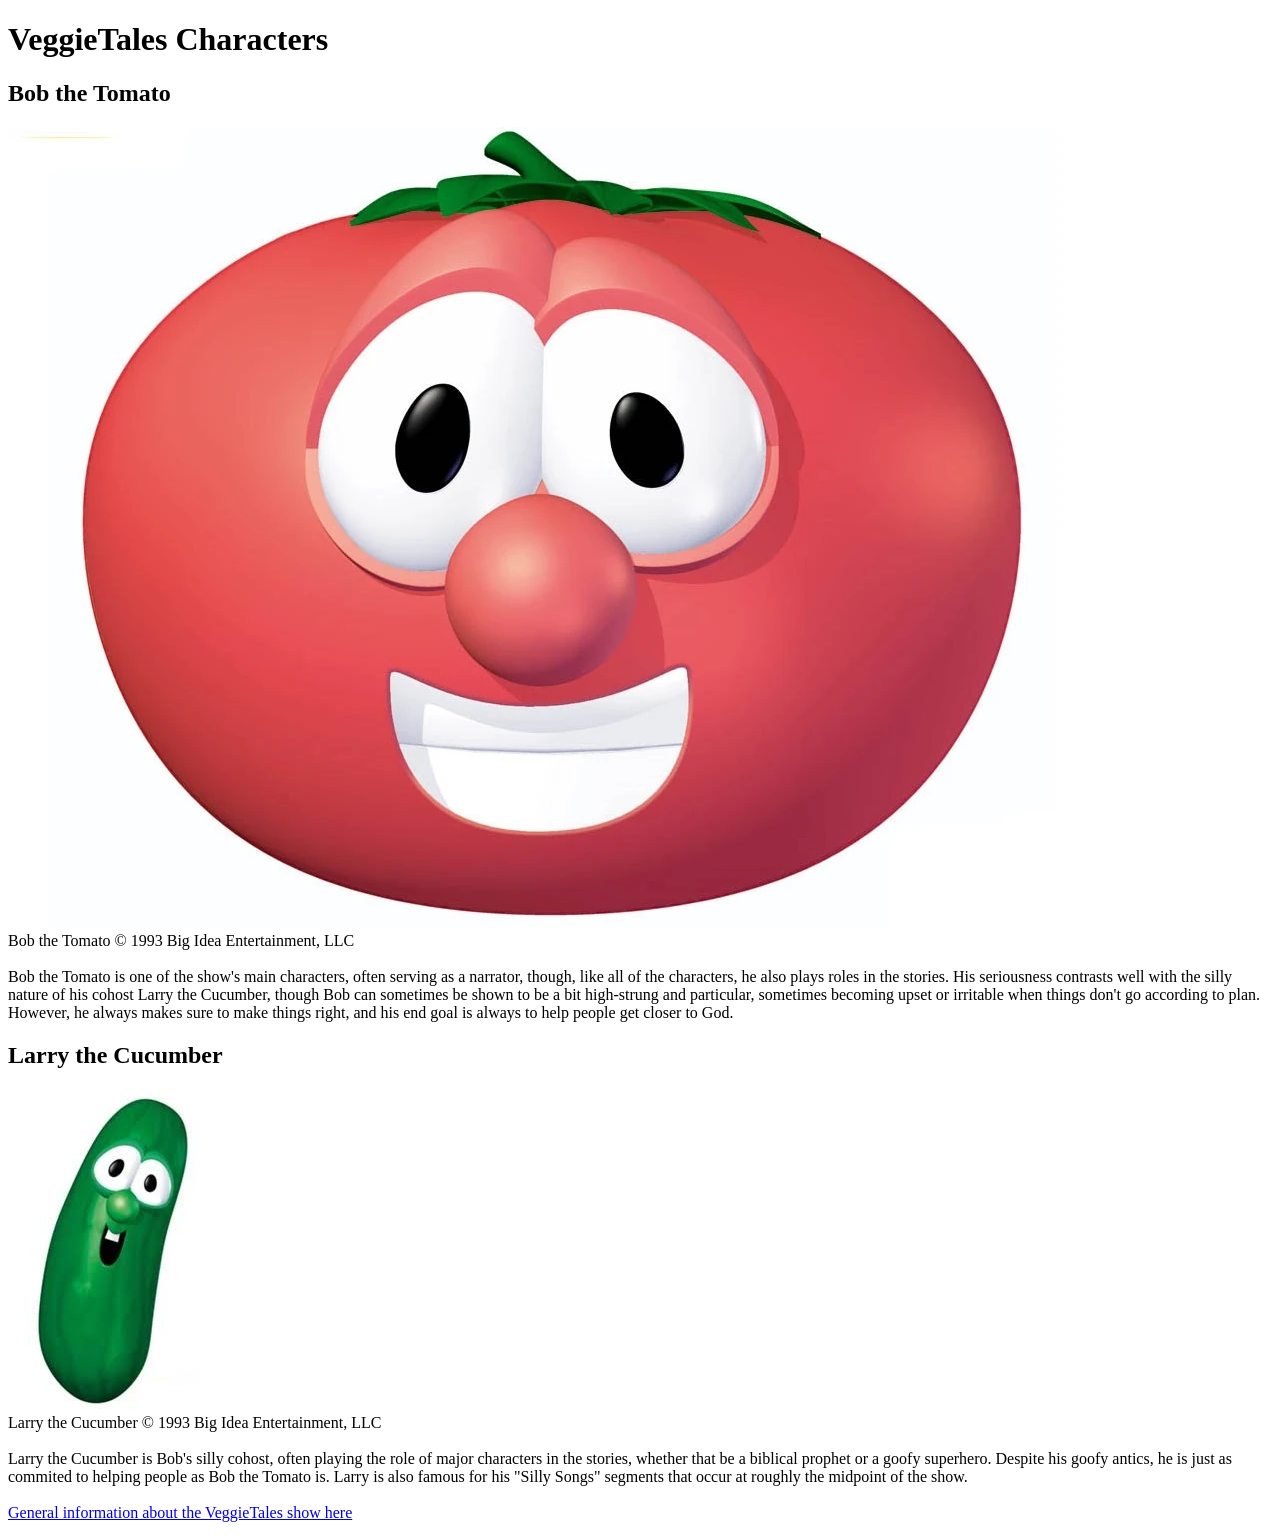
<file: cartoon/characters.html>
<!DOCTYPE html>
<html lang="en">
<head>
    <meta charset="UTF-8">
    <meta name="viewport" content="width=device-width, initial-scale=1.0">
    <title>VeggieTales Characters</title>
</head>
<body>
    <h1>VeggieTales Characters</h1>
    <h2>Bob the Tomato</h2>
    <p>
        <img src="images/Bobprofile.webp"
            alt="Bob the Tomato, a cartoon tomato with a face"
            width="1083" height="801"> <br>
        Bob the Tomato © 1993 Big Idea Entertainment, LLC <br> <br>
        Bob the Tomato is one of the show's main characters, often serving as a narrator, though, like all of the characters, he also plays roles in the stories. His seriousness contrasts well with the silly nature of his cohost Larry the Cucumber, though Bob can sometimes be shown to be a bit high-strung and particular, sometimes becoming upset or irritable when things don't go according to plan. However, he always makes sure to make things right, and his end goal is always to help people get closer to God.
    </p>
    <h2>Larry the Cucumber</h2>
    <p>
        <img src="images/images.jpeg"
            alt="Larry the Cucumber, a cartoon cucumber with a face"
            width="225" height="321"> <br>
        Larry the Cucumber © 1993 Big Idea Entertainment, LLC <br> <br>
        Larry the Cucumber is Bob's silly cohost, often playing the role of major characters in the stories, whether that be a biblical prophet or a goofy superhero. Despite his goofy antics, he is just as commited to helping people as Bob the Tomato is. Larry is also famous for his "Silly Songs" segments that occur at roughly the midpoint of the show. <br> <br>
        <a href="index.html"> General information about the VeggieTales show here</a>
    </p>
</body>
</html>
</file>
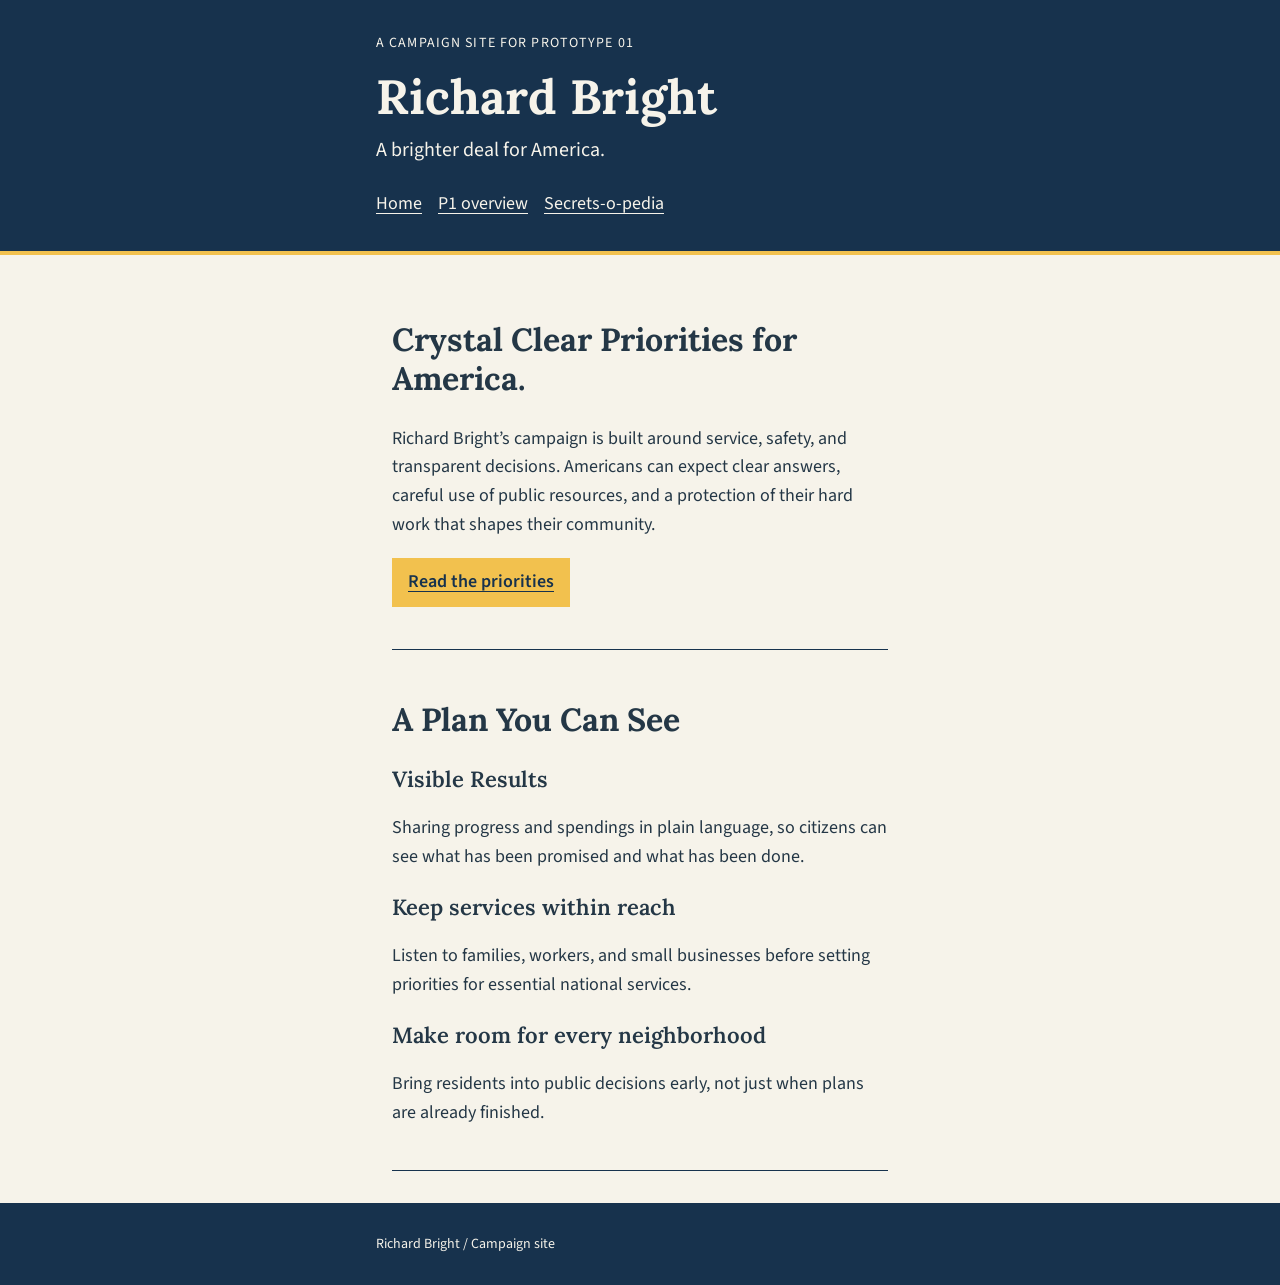
<file: prototypes/p01-color-typography/richard-bright.html>
<!DOCTYPE html>
<html lang="en">
<head>
  <meta charset="utf-8">
  <meta name="viewport" content="width=device-width, initial-scale=1">
  <title>Richard Bright | Campaign</title>
  <link rel="preconnect" href="https://fonts.googleapis.com">
  <link rel="preconnect" href="https://fonts.gstatic.com" crossorigin>
  <link href="https://fonts.googleapis.com/css2?family=Lora:wght@600;700&amp;family=Source+Sans+3:wght@400;600&amp;display=swap" rel="stylesheet">
  <link rel="stylesheet" href="richard-bright.css">
</head>
<body>
  <header class="hero">
    <p class="eyebrow">A campaign site for Prototype 01</p>
    <h1>Richard Bright</h1>
    <p class="tagline">A brighter deal for America.</p>
    <nav aria-label="Main">
      <ul>
        <li><a href="../../index.html">Home</a></li>
        <li><a href="index.html">P1 overview</a></li>
        <li><a href="secrets-o-pedia.html">Secrets-o-pedia</a></li>
      </ul>
    </nav>
  </header>

  <main>
    <section aria-labelledby="intro-heading">
      <h2 id="intro-heading">Crystal Clear Priorities for America.</h2>
      <p>
        Richard Bright’s campaign is built around service, safety, and transparent decisions. Americans can expect clear answers, careful use of public resources, and a protection of their hard work that shapes their community.
      </p>
      <p><a class="campaign-cta" href="#priorities">Read the priorities</a></p>
    </section>

    <section id="priorities" aria-labelledby="priorities-heading">
      <h2 id="priorities-heading">A Plan You Can See</h2>
      <h3>Visible Results</h3>
      <p>Sharing progress and spendings in plain language, so citizens can see what has been promised and what has been done.</p>
      <h3>Keep services within reach</h3>
      <p>Listen to families, workers, and small businesses before setting priorities for essential national services.</p>
      <h3>Make room for every neighborhood</h3>
      <p>Bring residents into public decisions early, not just when plans are already finished.</p>
    </section>
  </main>

  <footer>
    <p>Richard Bright / Campaign site</p>
  </footer>
</body>
</html>
</file>
<file: episode-guide/styles.css>
nav ul {
    /* Lower Priority wins, so there's no discs */
    list-style-type: disc;
    list-style-type: none;
}

header {
    color: maroon;
    background-color: lemonchiffon;
}

footer {
    color: white;
    background-color: navy;
}

a:hover {
    color: aquamarine
}

a:focus {
    color: aqua
}

footer a {
    color: aliceblue;
}

thead {
    color: aliceblue;
    background-color: navy;
}

.title {
    color: gold;
}
</file>
<file: prototypes/p01-color-typography/styles.css>
:root {
  font-family: system-ui, -apple-system, BlinkMacSystemFont, "Segoe UI", sans-serif;
  font-size: 1rem;
  line-height: 1.55;
}

* {
  box-sizing: border-box;
}

body {
  margin: 0;
  font-size: 1.125rem;
}

header,
main,
footer {
  max-width: 50ch;
  margin-right: auto;
  margin-left: auto;
  padding-right: 1rem;
  padding-left: 1rem;
}

header {
  padding-top: 2rem;
  padding-bottom: 1.5rem;
}

.eyebrow {
  margin-top: 0;
  font-size: 0.875rem;
  letter-spacing: 0.08em;
  text-transform: uppercase;
}

h1,
h2,
h3 {
  line-height: 1.2;
}

h1 {
  margin-top: 0;
  font-size: 2.5rem;
}

h2 {
  margin-top: 2rem;
  font-size: 1.75rem;
}

h3 {
  font-size: 1.25rem;
}

nav ul {
  display: flex;
  flex-wrap: wrap;
  gap: 0.5rem 1rem;
  margin: 0;
  padding: 0;
  list-style: none;
}

main {
  padding-bottom: 2rem;
}

section {
  padding-top: 1rem;
  padding-bottom: 1.5rem;
  border-bottom: 1px solid currentColor;
}

p,
li,
td,
th {
  overflow-wrap: anywhere;
}

a {
  text-decoration: underline;
  text-underline-offset: 0.2em;
}

table {
  width: 100%;
  border-collapse: collapse;
}

caption {
  margin-bottom: 0.75rem;
  text-align: left;
}

th,
td {
  padding: 0.4rem;
  border: 1px solid currentColor;
  text-align: left;
  vertical-align: top;
}

footer {
  padding-top: 1rem;
  padding-bottom: 1rem;
  font-size: 0.875rem;
}

@media (max-width: 42rem) {
  h1 {
    font-size: 2rem;
  }

  th,
  td {
    padding: 0.25rem;
  }
}
</file>
<file: sparks/s02-episode-guide-rerun/styles.css>
:root {
  color-scheme: light;
  font-family: system-ui, sans-serif;
  line-height: 1.6;
  color: #19334a;
  background-color: #eaf1f6;
  --deep-blue: #163d5a;
  --blue: #326b8b;
  --gold: #ffd700;
  --line: #b3c8d7;
  --focus-dark: #163d5a;
  --focus-light: #ffd700;
}

body {
  margin: 0;
}

header {
  padding: 1.5rem 1rem;
  color: #fff;
  border-bottom: 0.25rem solid var(--gold);
  background-color: var(--deep-blue);
}

header h1,
header nav,
main,
footer p {
  max-width: 54rem;
  margin-right: auto;
  margin-left: auto;
}

header h1,
section h2 {
  font-family: Georgia, serif;
}

header h1 {
  margin-top: 0;
  margin-bottom: 1rem;
  font-size: 2.25rem;
  color: var(--gold);
}

nav ul {
  display: flex;
  flex-wrap: wrap;
  gap: 0.5rem 1.5rem;
  margin: 0;
  padding: 0;
  list-style: none;
}

header a,
footer a {
  color: #fff;
}

a {
  text-underline-offset: 0.2em;
}

a:focus-visible {
  outline: 0.2rem solid var(--focus-dark);
  outline-offset: 0.2rem;
}

header a:focus-visible,
footer a:focus-visible {
  outline-color: var(--focus-light);
}

header a:hover,
footer a:hover {
  color: var(--gold);
}

a:hover {
  text-decoration-thickness: 0.15em;
}

main {
  padding: 1rem;
}

section {
  padding: 1.5rem 0;
  border-bottom: 1px solid var(--line);
}

section h2 {
  color: var(--deep-blue);
}

table {
  width: 100%;
  border-collapse: collapse;
  table-layout: fixed;
  background-color: #fff;
}

caption {
  padding: 0.75rem 0;
  font-weight: 700;
  text-align: left;
}

th,
td {
  padding: 0.65rem;
  border: 1px solid var(--line);
  text-align: left;
  vertical-align: top;
}

thead {
  color: aliceblue;
  background-color: var(--blue);
}

th[scope="row"] {
  font-weight: 600;
}

th:first-child,
td:first-child {
  width: 3.25rem;
}

th:last-child,
td:last-child {
  width: 7.5rem;
  white-space: nowrap;
}

footer {
  padding: 1rem;
  color: #fff;
  background-color: var(--deep-blue);
}

@media (max-width: 34rem) {
  header h1 {
    font-size: 1.9rem;
  }

  th,
  td {
    padding: 0.45rem;
  }

  th:first-child,
  td:first-child {
    width: 2.5rem;
  }

  th:last-child,
  td:last-child {
    width: 6.5rem;
  }
}
</file>
<file: sparks/s03-theme-palette/styles.css>
:root {
  /* Abyss: page background */
  --page-background: #111B26;
  /* Cipher: primary text */
  --text: #F3F5F7;
  /* Steel blue: accent and gradient */
  --accent: #28536B;
  /* Relic gold: highlighted actions and links */
  --highlight: #D6B35A;
  color-scheme: dark;
  font-family: system-ui, sans-serif;
  line-height: 1.6;
}

* {
  box-sizing: border-box;
}

body {
  min-height: 100vh;
  margin: 0;
  color: var(--text);
  background-color: var(--page-background);
}

.hero,
main,
footer {
  padding-right: 1rem;
  padding-left: 1rem;
}

.hero {
  padding-top: 2rem;
  padding-bottom: 2.5rem;
  background-color: var(--accent);
}

.hero > *,
main,
footer > * {
  max-width: 68rem;
  margin-right: auto;
  margin-left: auto;
}

.eyebrow {
  margin-top: 0;
  color: var(--text);
  font-size: 0.875rem;
}

h1,
h2,
h3 {
  font-family: Georgia, serif;
}

h1 {
  margin-top: 0;
  margin-bottom: 0;
  padding: 1rem 1.25rem;
  color: var(--text);
  background-image: linear-gradient(110deg, var(--accent), var(--page-background));
  font-size: 2.75rem;
}

h2 {
  color: var(--highlight);
}

main {
  padding-top: 1rem;
  padding-bottom: 2rem;
}

section {
  padding-top: 1.5rem;
  padding-bottom: 1.5rem;
  border-bottom: 1px solid var(--highlight);
}

.theme-intro > p,
.contrast-note {
  max-width: 68ch;
}

.primary-nav {
  display: flex;
  flex-wrap: wrap;
  align-items: center;
  gap: 1rem 1.5rem;
  margin: 1.5rem 0 0;
  padding: 0;
  list-style: none;
}

a {
  color: var(--highlight);
  text-decoration: underline;
  text-underline-offset: 0.2em;
}

header nav a {
  color: var(--text);
}

a:hover {
  text-decoration-thickness: 0.16em;
}

a:focus-visible,
button:focus-visible {
  outline: 0.2rem solid var(--text);
  outline-offset: 0.2rem;
}

button {
  margin-top: 1rem;
  padding: 0.65rem 1rem;
  border: 1px solid var(--text);
  color: var(--page-background);
  background-color: var(--highlight);
  font: inherit;
}

button:hover {
  color: var(--text);
  background-color: var(--accent);
}

.palette-grid {
  display: grid;
  grid-template-columns: repeat(2, minmax(0, 1fr));
  gap: 1rem;
  margin: 0;
  padding: 0;
  list-style: none;
}

.palette-card {
  height: 100%;
  padding: 1rem;
  border: 1px solid var(--highlight);
}

.swatch {
  display: block;
  aspect-ratio: 4 / 1;
  margin-bottom: 1rem;
  border: 0.2rem solid var(--highlight);
}

.swatch-background {
  background-color: var(--page-background);
}

.swatch-text {
  border-color: var(--accent);
  background-color: var(--text);
}

.swatch-accent {
  background-color: var(--accent);
}

.swatch-highlight {
  border-color: var(--page-background);
  background-color: var(--highlight);
}

.palette-card h3 {
  margin-top: 0;
  color: var(--highlight);
}

.color-values {
  display: grid;
  grid-template-columns: 3rem minmax(0, 1fr);
  gap: 0.35rem 0.75rem;
  margin-bottom: 0;
}

.color-values dd {
  margin: 0;
  overflow-wrap: anywhere;
}

.contrast-table {
  width: 100%;
  border-collapse: collapse;
}

.contrast-table caption {
  margin-bottom: 0.75rem;
  text-align: left;
}

.contrast-table th,
.contrast-table td {
  padding: 0.65rem;
  border: 1px solid var(--highlight);
  text-align: left;
  vertical-align: top;
  overflow-wrap: anywhere;
}

.contrast-table thead {
  color: var(--text);
  background-color: var(--accent);
}

.contrast-note {
  margin-top: 1rem;
}

footer {
  padding-top: 1rem;
  padding-bottom: 1rem;
}

@media (max-width: 42rem) {
  h1 {
    font-size: 1.5rem;
    padding-right: 0.5rem;
    padding-left: 0.5rem;
  }

  .palette-grid {
    grid-template-columns: minmax(0, 1fr);
  }

  .contrast-table th,
  .contrast-table td {
    padding: 0.4rem;
  }
}
</file>
<file: sparks/s04-type-scale/styles.css>
:root {
  --heading-font: "IBM Plex Mono", "SFMono-Regular", Consolas, monospace;
  --body-font: system-ui, -apple-system, BlinkMacSystemFont, "Segoe UI", sans-serif;
  font-family: var(--body-font);
  font-size: 1rem;
  line-height: 1.6;
}

* {
  box-sizing: border-box;
}

body {
  margin: 0;
  font-family: var(--body-font);
  font-size: 1.125rem;
}

main {
  overflow-wrap: anywhere;
}

.hero,
main,
footer {
  padding-right: 1rem;
  padding-left: 1rem;
}

.hero {
  padding-top: 2rem;
  padding-bottom: 2rem;
}

.hero > *,
main,
footer > * {
  max-width: 50ch;
  margin-right: 0;
  margin-left: 0;
}

.primary-nav {
  display: flex;
  flex-wrap: wrap;
  align-items: center;
  gap: 1rem 1.5rem;
  margin: 1.5rem 0 0;
  padding: 0;
  list-style: none;
}

.eyebrow {
  margin-top: 0;
  font-size: 0.875rem;
  letter-spacing: 0.08em;
  text-transform: uppercase;
}

h1,
h2,
h3 {
  font-family: var(--heading-font);
  line-height: 1.2;
}

h1 {
  margin-top: 0;
  margin-bottom: 0.75rem;
  font-size: 3rem;
  font-weight: 700;
  overflow-wrap: anywhere;
}

h2 {
  font-size: 2rem;
  font-weight: 500;
}

h3 {
  font-size: 1.375rem;
  font-weight: 500;
}

section {
  padding-top: 1.5rem;
  padding-bottom: 1.5rem;
}

blockquote {
  margin: 1.5rem 0;
  padding-left: 1rem;
}

blockquote p {
  margin-top: 0;
  font-size: 1.25rem;
  line-height: 1.5;
}

cite {
  font-size: 0.875rem;
  font-style: normal;
}

ul {
  padding-left: 1.5rem;
}

li {
  margin-bottom: 0.5rem;
}

a {
  text-decoration: underline;
  text-underline-offset: 0.2em;
}

a:hover {
  text-decoration-thickness: 0.16em;
}

dl {
  margin-bottom: 0;
}

dt {
  margin-top: 1rem;
  font-family: var(--heading-font);
  font-weight: 500;
}

dd {
  margin-left: 0;
}

footer {
  padding-top: 1rem;
  padding-bottom: 1rem;
  font-family: var(--heading-font);
  font-size: 0.875rem;
}

@media (max-width: 42rem) {
  h1 {
    font-size: 2.25rem;
  }

  h2 {
    font-size: 1.75rem;
  }
}
</file>
<file: sparks/s06-flexbox/styles.css>
:root {
  --ink: #243746;
  --paper: #F6F3EA;
  --navy: #17324D;
  --gold: #F2C14E;
  font-family: system-ui, -apple-system, BlinkMacSystemFont, "Segoe UI", sans-serif;
  font-size: 1rem;
  line-height: 1.55;
}

* {
  box-sizing: border-box;
}

body {
  margin: 0;
  color: var(--ink);
  background-color: var(--paper);
  font-size: 1.125rem;
}

.site-header {
  display: flex;
  flex-direction: row;
  flex-wrap: wrap;
  justify-content: space-between;
  align-items: center;
  gap: 1rem 2rem;
  padding: 1.25rem;
  color: var(--paper);
  background-color: var(--navy);
}

.site-header h1 {
  margin: 0;
  font-size: 2.5rem;
  line-height: 1.15;
  overflow-wrap: anywhere;
}

main {
  max-width: 76rem;
  margin: 0 auto;
  padding: 1rem;
}

section {
  padding-top: 1.5rem;
  padding-bottom: 1.5rem;
  border-bottom: 1px solid var(--navy);
}

#visit {
  border-bottom: 0;
}

h2,
h3 {
  line-height: 1.2;
}

h2 {
  font-size: 1.75rem;
}

h3 {
  font-size: 1.25rem;
}

p {
  max-width: 65ch;
}

.main-nav ul {
  display: flex;
  flex-direction: row;
  flex-wrap: wrap;
  gap: 0.5rem 1rem;
  margin: 0;
  padding: 0;
  list-style: none;
}

.main-nav a {
  display: inline-flex;
  align-items: center;
  min-height: 2rem;
  padding: 0.25rem 0.4rem;
  color: var(--paper);
  text-decoration: underline;
  text-underline-offset: 0.2em;
}

.main-nav a:hover {
  text-decoration-thickness: 0.16em;
}

a {
  color: var(--navy);
  text-decoration: underline;
  text-underline-offset: 0.2em;
}

a:hover {
  text-decoration-thickness: 0.16em;
}

a:focus-visible {
  outline: 0.2rem solid var(--navy);
  outline-offset: 0.2rem;
}

.main-nav a:focus-visible {
  outline-color: var(--gold);
}

.attraction-cards {
  display: flex;
  flex-direction: row;
  flex-wrap: wrap;
  gap: 1rem;
  margin: 0;
  padding: 0;
  list-style: none;
}

.attraction-cards > li {
  flex: 1 1 17rem;
  min-width: 0;
}

.attraction-cards article {
  height: 100%;
  padding: 1rem;
  border: 1px solid var(--navy);
  border-top: 0.3rem solid var(--gold);
}

.attraction-cards h3 {
  margin-top: 0;
}

.attraction-cards a {
  display: inline-block;
  min-height: 2rem;
  padding-top: 0.25rem;
}

footer {
  padding: 1rem;
  color: var(--paper);
  background-color: var(--navy);
  text-align: center;
}

footer p {
  margin: 0 auto;
}

@media (max-width: 42rem) {
  .site-header h1 {
    font-size: 2rem;
  }

  h2 {
    font-size: 1.5rem;
  }
}
</file>
<file: prototypes/p01-color-typography/richard-bright.css>
:root {
  --campaign-navy: #17324D;
  --field-paper: #F6F3EA;
  --slate-ink: #243746;
  --sun-gold: #F2C14E;
  --heading-font: "Lora", Georgia, serif;
  --body-font: "Source Sans 3", system-ui, sans-serif;
  color-scheme: light;
  font-family: var(--body-font);
  font-size: 1rem;
  line-height: 1.6;
}

* {
  box-sizing: border-box;
}

body {
  margin: 0;
  color: var(--slate-ink);
  background-color: var(--field-paper);
  font-family: var(--body-font);
  font-size: 1.125rem;
}

.hero,
main,
footer {
  padding-right: 1rem;
  padding-left: 1rem;
}

.hero,
footer {
  color: var(--field-paper);
  background-color: var(--campaign-navy);
}

.hero {
  padding-top: 2rem;
  padding-bottom: 2rem;
  border-bottom: 0.3rem solid var(--sun-gold);
}

.hero > *,
main,
footer > * {
  max-width: 33rem;
  margin-right: auto;
  margin-left: auto;
}

.eyebrow {
  margin-top: 0;
  font-size: 0.875rem;
  letter-spacing: 0.08em;
  text-transform: uppercase;
}

h1,
h2,
h3 {
  font-family: var(--heading-font);
  line-height: 1.2;
}

h1 {
  margin-top: 0;
  margin-bottom: 0.5rem;
  font-size: 3rem;
  font-weight: 700;
  overflow-wrap: anywhere;
}

h2 {
  font-size: 2rem;
  font-weight: 700;
}

h3 {
  font-size: 1.375rem;
  font-weight: 600;
}

.tagline {
  margin-top: 0;
  font-size: 1.25rem;
}

nav ul {
  display: flex;
  flex-wrap: wrap;
  gap: 0.5rem 1rem;
  margin: 1.5rem 0 0;
  padding: 0;
  list-style: none;
}

header a,
footer a {
  color: var(--field-paper);
}

main {
  padding-top: 1rem;
  padding-bottom: 2rem;
}

section {
  padding-top: 1.5rem;
  padding-bottom: 1.5rem;
  border-bottom: 1px solid var(--campaign-navy);
}

a {
  color: var(--campaign-navy);
  text-decoration: underline;
  text-underline-offset: 0.2em;
}

header a,
footer a {
  text-decoration: underline;
  text-underline-offset: 0.2em;
}

a:hover {
  text-decoration-thickness: 0.16em;
}

a:focus-visible {
  outline: 0.2rem solid var(--campaign-navy);
  outline-offset: 0.2rem;
}

header a:focus-visible,
footer a:focus-visible {
  outline-color: var(--sun-gold);
}

.campaign-cta {
  display: inline-block;
  padding: 0.65rem 1rem;
  color: var(--campaign-navy);
  background-color: var(--sun-gold);
  font-weight: 600;
}

.campaign-cta:focus-visible {
  outline-color: var(--campaign-navy);
}

footer {
  padding-top: 1rem;
  padding-bottom: 1rem;
  font-size: 0.875rem;
}

@media (max-width: 42rem) {
  h1 {
    font-size: 2.25rem;
  }

  h2 {
    font-size: 1.75rem;
  }
}
</file>
